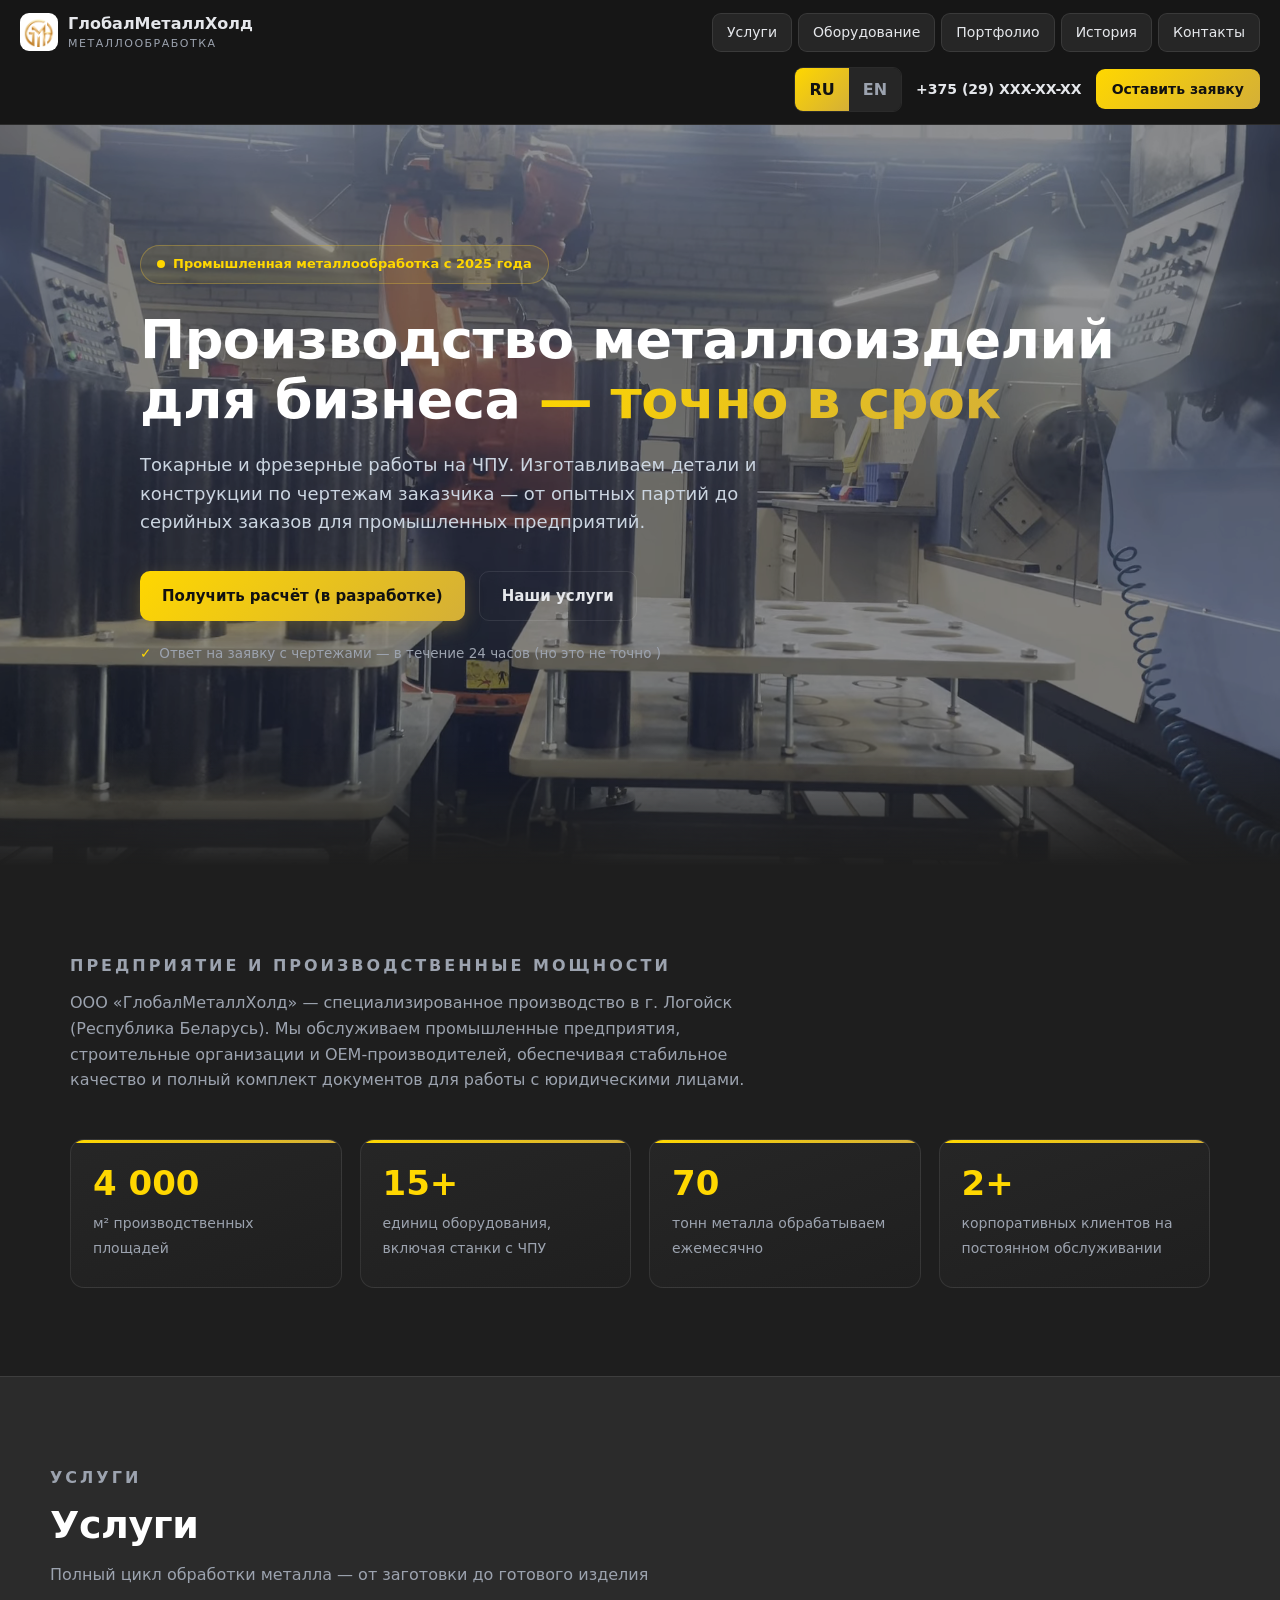
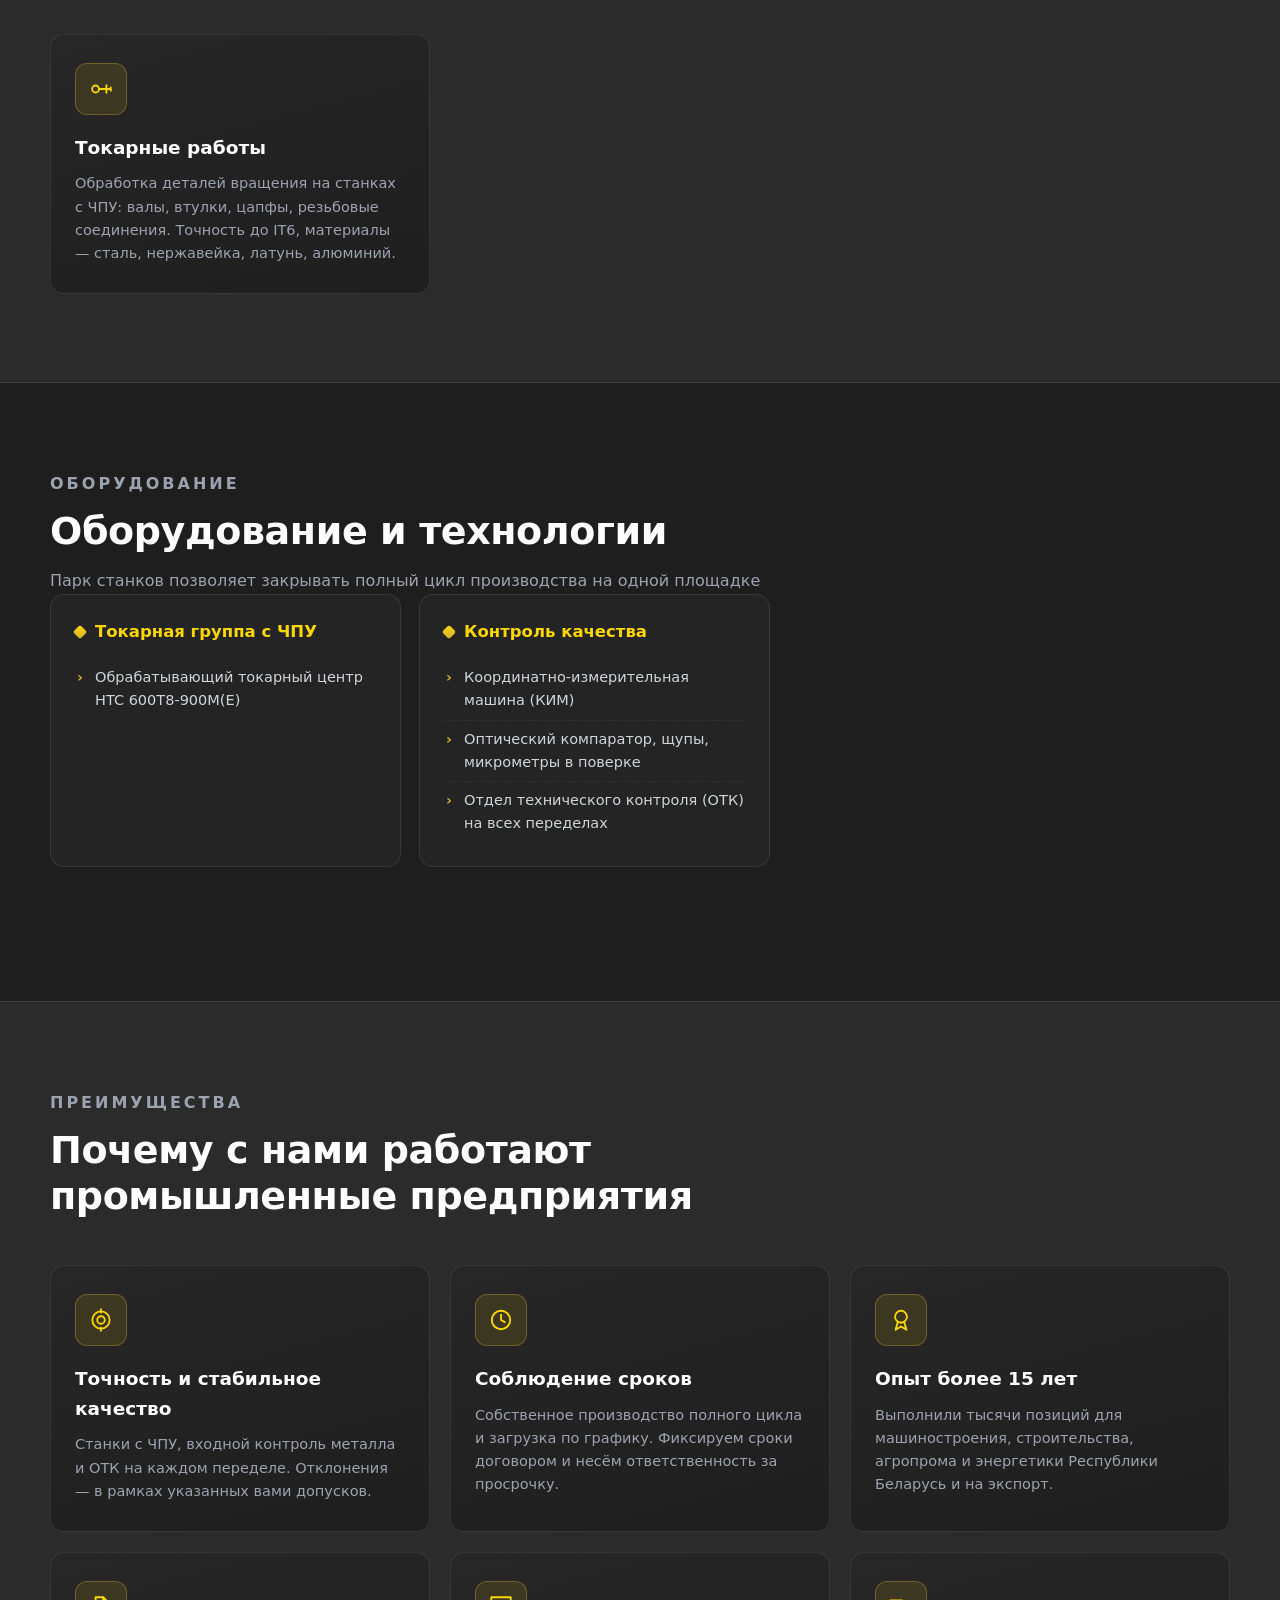
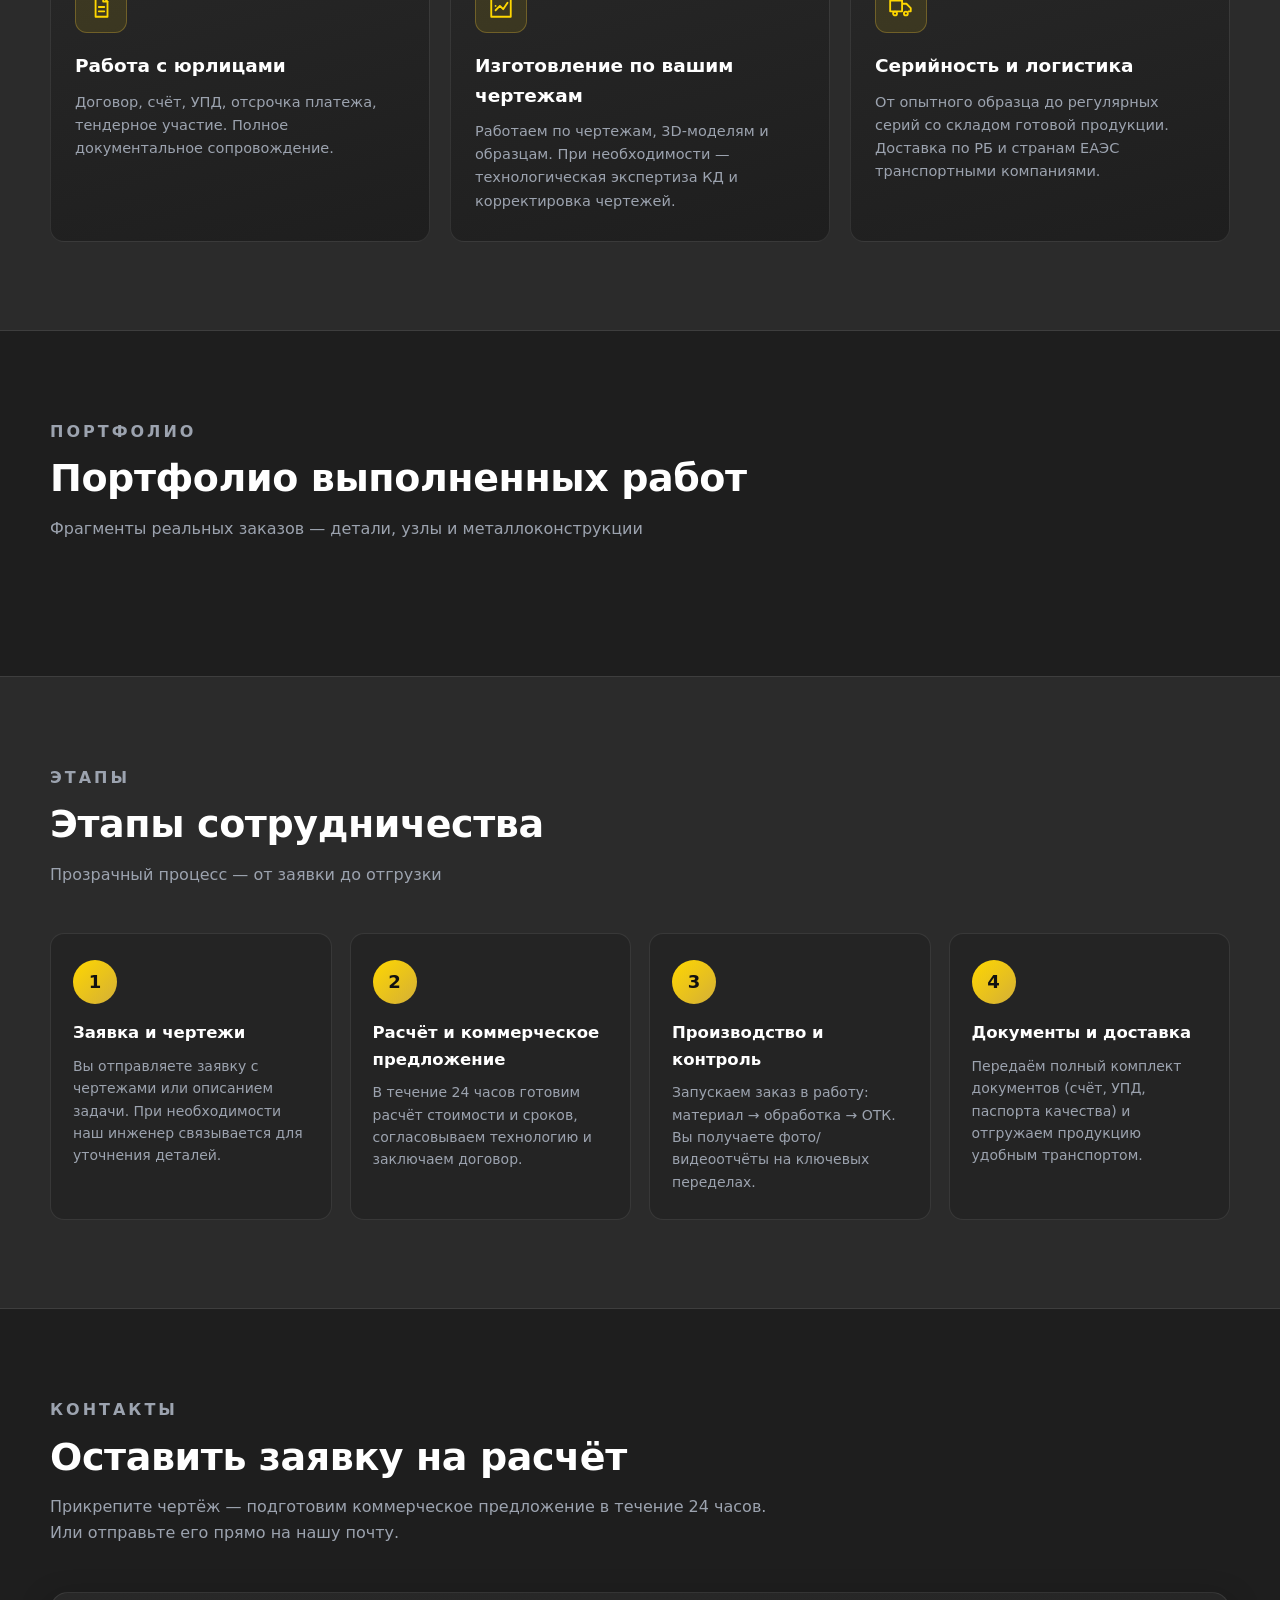
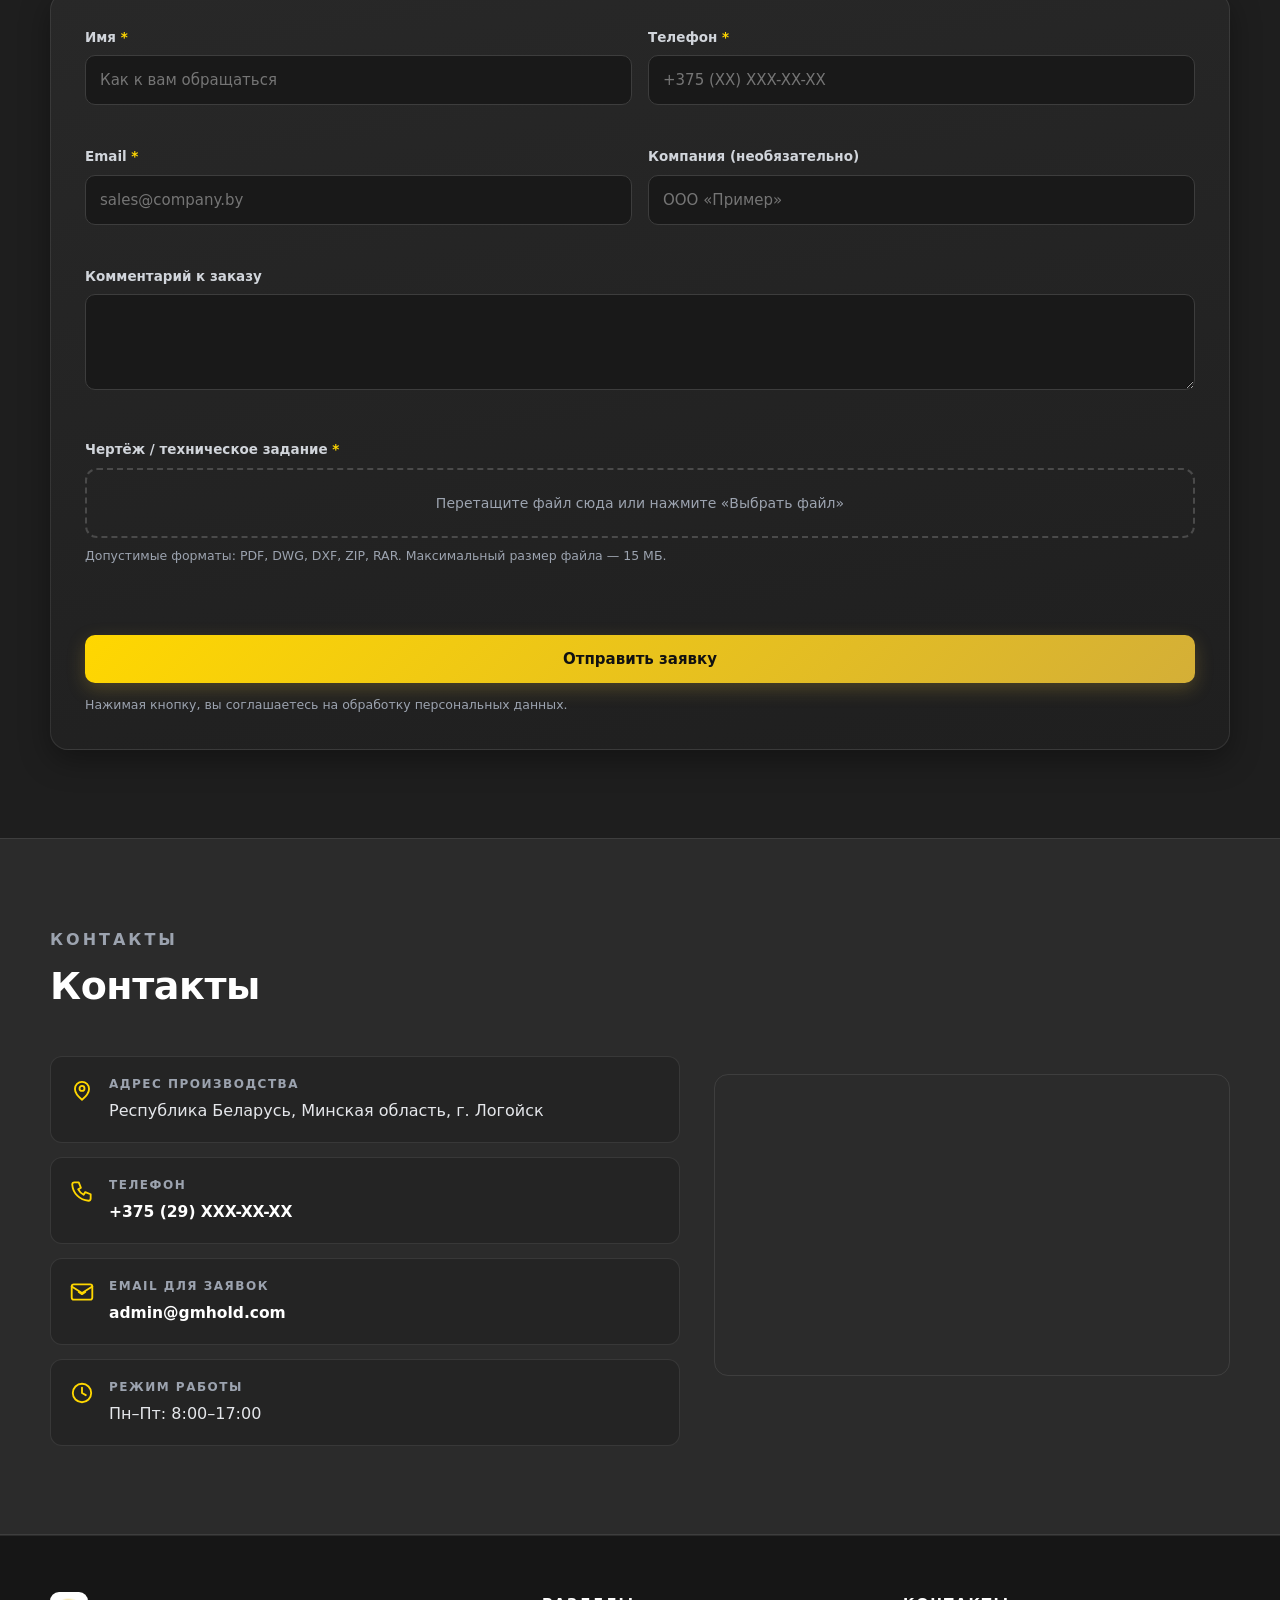
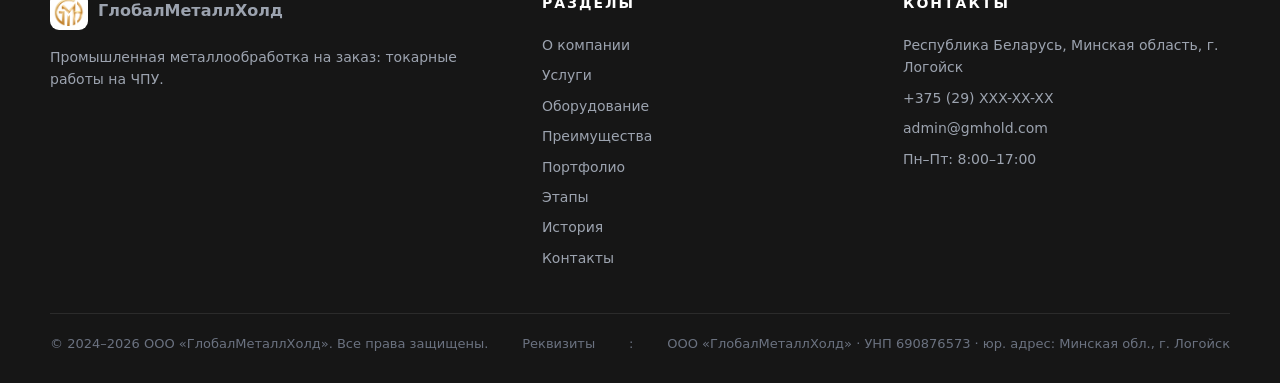
<file: index.html>
<!DOCTYPE html>
<html lang="ru">
<head>
  <meta charset="UTF-8">
  <meta name="viewport" content="width=device-width, initial-scale=1.0">
  <title>ГлобалМеталлХолд — металлообработка на заказ в Логойске | Токарные, фрезерные работы</title>
  <meta name="description" content="ООО «ГлобалМеталлХолд» — промышленная металлообработка для бизнеса: токарные и фрезерные работы. Работаем с юрлицами по всей РБ и на экспорт. г. Логойск.">
  <meta name="keywords" content="металлообработка, токарные работы ЧПУ, Логойск, Беларусь, B2B">
  <link rel="canonical" href="https://gmhold.com/"> <!-- TODO: реальный домен -->
  <link rel="alternate" hreflang="ru" href="https://gmhold.com/">
  <link rel="alternate" hreflang="en" href="https://gmhold.com/">
  <link rel="alternate" hreflang="x-default" href="https://gmhold.com/">
  <meta property="og:type" content="website">
  <meta property="og:site_name" content="ГлобалМеталлХолд">
  <meta property="og:title" content="ГлобалМеталлХолд — промышленная металлообработка на заказ">
  <meta property="og:description" content="Токарные и фрезерные работы на ЧПУ. Производство в Логойске, работа по всей РБ и на экспорт.">
  <meta property="og:url" content="https://gmhold.com/">
  <!-- TODO: реальная фотография производства вместо плейсхолдера -->
  <meta property="og:image" content="https://gmhold.com/og-cover.jpg">
  <meta name="twitter:card" content="summary_large_image">
  <meta name="theme-color" content="#1e1e1e">
  <link rel="icon" type="image/svg+xml" href="favicon.svg">
  <link rel="stylesheet" href="style.css">
  <script type="application/ld+json">
  {
    "@context": "https://schema.org",
    "@type": "Organization",
    "name": "ООО «ГлобалМеталлХолд»",
    "alternateName": "GlobalMetalHold LLC",
    "description": "Промышленная металлообработка на заказ: токарные и фрезерные работы на ЧПУ.",
    "url": "https://gmhold.com/",
    "email": "sales@gmhold.com",
    "telephone": "+375-29-000-00-00",
    "foundingDate": "2024",
    "address": {
      "@type": "PostalAddress",
      "addressLocality": "Логойск",
      "addressRegion": "Минская область",
      "addressCountry": "BY"
    },
    "geo": { "@type": "GeoCoordinates", "latitude": 54.2419, "longitude": 27.8466 },
    "knowsAbout": ["токарные работы с ЧПУ", "фрезерные работы"]
  }
  </script>
</head>
<body>
  <a class="skip-link" href="#main" id="skip-link">Перейти к основному содержимому</a>

  <header class="site-header">
    <div class="container header-inner">
      <a class="logo" href="#" aria-label="ГлобалМеталлХолд — на главную">
        <span class="logo-icon" id="logo-icon"><img class="logo-img" src="logo.png" alt="Логотип ГлобалМеталлХолд"></span>
        <span class="logo-text">ГлобалМеталлХолд<small data-i18n="nav.tagline">металлообработка</small></span>
      </a>
      <nav class="main-nav" id="nav" aria-label="Основная навигация">
        <a href="#about" data-nav="about" data-i18n="nav.about">О компании</a>
        <a href="#services" data-nav="services" data-i18n="nav.services">Услуги</a>
        <a href="#equipment" data-nav="equipment" data-i18n="nav.equipment">Оборудование</a>
        <a href="#advantages" data-nav="advantages" data-i18n="nav.advantages">Преимущества</a>
        <a href="#portfolio" data-nav="portfolio" data-i18n="nav.portfolio">Портфолио</a>
        <a href="#process" data-nav="process" data-i18n="nav.process">Этапы</a>
        <a href="history.html" data-nav="history" data-i18n="nav.history">История</a>
        <a href="#contacts" data-nav="contact" data-i18n="nav.contact">Контакты</a>
      </nav>
      <div class="header-actions">
        <div class="lang-switch" role="group" aria-label="Switch language / Переключить язык">
          <button type="button" data-lang="ru" aria-pressed="true">RU</button>
          <button type="button" data-lang="en" aria-pressed="false">EN</button>
        </div>
        <a class="header-phone" href="tel:+375290000000" data-nav="phone" data-i18n="nav.phone">+375 (29) 000-00-00</a>
        <a class="btn btn-gold" href="#lead-form" data-nav="cta" data-i18n="nav.cta">Оставить заявку</a>
      </div>
      <button class="burger" id="burger" type="button" aria-expanded="false" aria-controls="nav" aria-label="Меню">
        <span></span><span></span><span></span>
      </button>
    </div>
  </header>

  <main id="main">
    <section class="hero" id="hero" aria-label="Главный экран"></section>
    <section class="section" id="about" aria-labelledby="about"></section>
    <section class="section section-alt" id="services" aria-label="Услуги"></section>
    <section class="section" id="equipment" aria-label="Оборудование"></section>
    <section class="section section-alt" id="advantages" aria-label="Преимущества"></section>
    <section class="section" id="portfolio" aria-label="Портфолио"></section>
    <section class="section section-alt" id="process" aria-label="Этапы сотрудничества"></section>
    <section class="section" id="lead-form" aria-label="Форма заявки"></section>
    <section class="section section-alt" id="contacts" aria-label="Контакты"></section>
  </main>

  <footer class="site-footer">
    <div class="container">
      <div class="footer-grid">
        <div>
          <a class="logo" href="#" style="margin-bottom:16px">
            <span class="logo-icon" id="logo-icon-f"><img class="logo-img" src="logo.png" alt="Логотип ГлобалМеталлХолд"></span>
            <span class="logo-text">ГлобалМеталлХолд</span>
          </a>
          <p id="footer-about"></p>
        </div>
        <div>
          <h4 data-i18n="footer.sectionsTitle">Разделы</h4>
          <ul id="footer-nav"></ul>
        </div>
        <div>
          <h4 data-i18n="footer.contactsTitle">Контакты</h4>
          <ul id="footer-contacts">
            <li data-i18n="contacts.address">Республика Беларусь, Минская область, г. Логойск</li>
            <li><a href="tel:+375290000000" data-i18n="nav.phone">+375 (29) 000-00-00</a></li>
            <li><a href="mailto:sales@gmhold.com">sales@gmhold.com</a></li>
            <li data-i18n="contacts.hours">Пн–Пт: 8:00–16:45</li>
          </ul>
        </div>
      </div>
      <div class="footer-bottom">
        <span id="footer-rights"></span>
        <span data-i18n="footer.requisitesTitle">Реквизиты</span>: <span id="footer-requisites"></span>
      </div>
    </div>
  </footer>

  <script src="i18n.js"></script>
  <script>
    /* Автозагрузка отредактированного контента из site-data.json (создаётся «Редактором сайта»).
       Работает при открытии сайта по http(s); при file:// используется встроенный контент. */
    (function () {
      function ready(fn) {
        if (document.readyState !== "loading") fn();
        else document.addEventListener("DOMContentLoaded", fn);
      }
      ready(function () {
        try { localStorage.removeItem("gmh-content-exported-v1"); } catch (e) {}
        function done() {
          try { window.__gmhDataLoaded = true; } catch (e) {}
          if (window.__gmhStart) window.__gmhStart();
        }
        var xhr = new XMLHttpRequest();
        xhr.open("GET", "site-data.json?_=" + Date.now(), true);
        xhr.onload = function () {
          if (xhr.status >= 200 && xhr.status < 300) {
            try {
              var d = JSON.parse(xhr.responseText);
              if (d && d.ru && d.en) localStorage.setItem("gmh-content-exported-v1", JSON.stringify(d));
            } catch (e) {}
          }
          done();
        };
        xhr.onerror = xhr.ontimeout = done;
        xhr.timeout = 4000;
        xhr.send();
      });
    })();
  </script>
  <script src="app.js"></script>
</body>
</html>
</file>
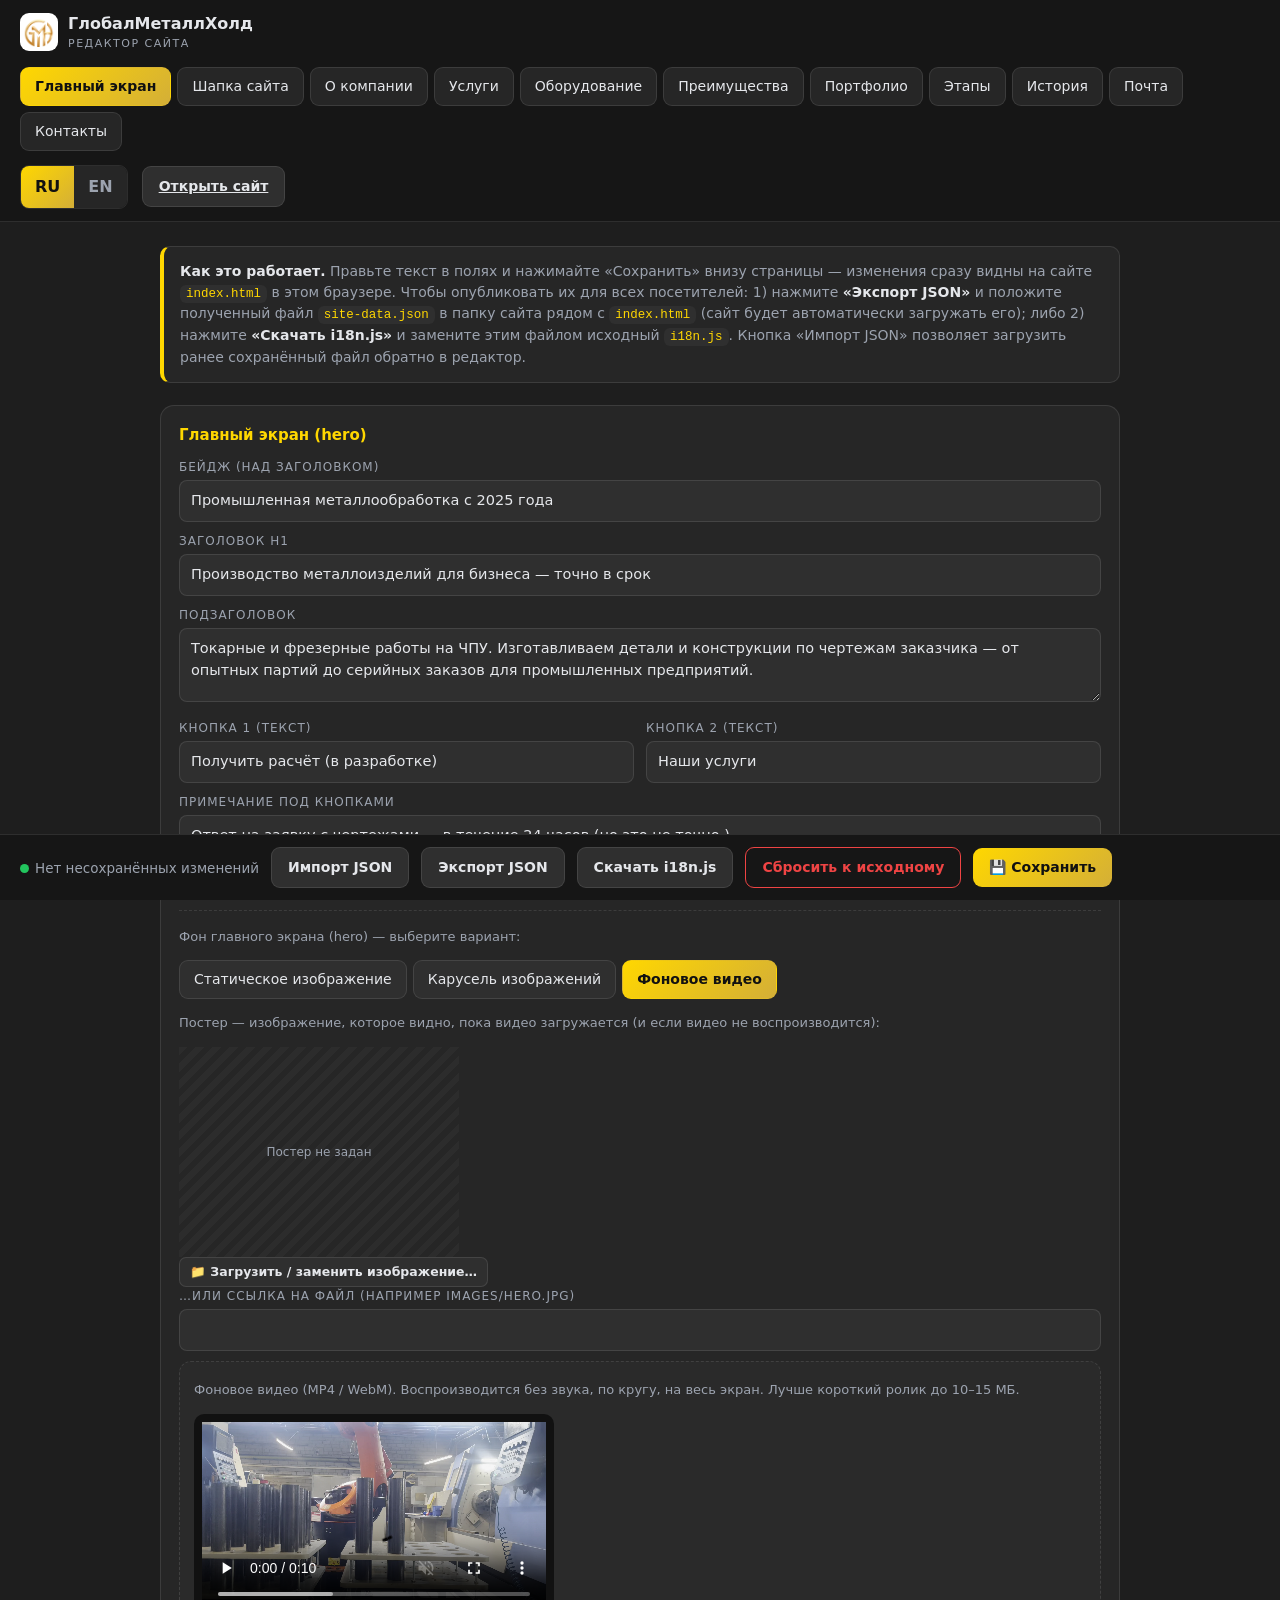
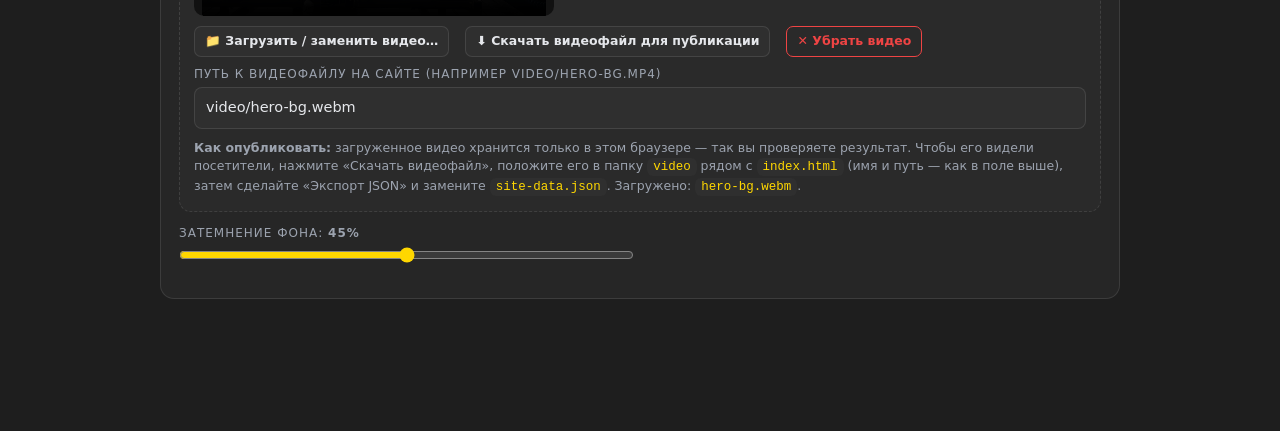
<file: editor.html>
<!DOCTYPE html>
<html lang="ru">
<head>
  <meta charset="UTF-8">
  <meta name="viewport" content="width=device-width, initial-scale=1.0">
  <title>Редактор сайта — ГлобалМеталлХолд</title>
  <meta name="robots" content="noindex, nofollow">
  <link rel="icon" type="image/svg+xml" href="favicon.svg">
  <style>
    :root {
      --bg: #1e1e1e; --bg2: #262626; --bg3: #2f2f2f; --line: rgba(255,255,255,.1);
      --gold: #ffd700; --gold-deep: #d4af37; --txt: #e5e7eb; --gray: #9ca3af;
      --red: #ef4444; --green: #22c55e;
    }
    * { box-sizing: border-box; margin: 0; padding: 0; }
    body { font-family: "Segoe UI", system-ui, -apple-system, Roboto, Arial, sans-serif; background: var(--bg); color: var(--txt); line-height: 1.5; }
    img, svg { display: block; max-width: 100%; }
    button, input, textarea, select { font: inherit; color: inherit; }

    .topbar { position: sticky; top: 0; z-index: 20; background: #161616; border-bottom: 1px solid var(--line); padding: 12px 20px; display: flex; align-items: center; gap: 14px; flex-wrap: wrap; }
    .brand { display: flex; align-items: center; gap: 10px; font-weight: 800; margin-right: auto; }
    .brand img { width: 38px; height: 38px; object-fit: contain; background: #fff; border-radius: 9px; padding: 3px; }
    .brand small { display: block; font-size: 11px; font-weight: 500; color: var(--gray); letter-spacing: 1.5px; text-transform: uppercase; }
    .tabs { display: flex; gap: 6px; flex-wrap: wrap; }
    .tab { background: var(--bg2); border: 1px solid var(--line); color: var(--txt); padding: 8px 14px; border-radius: 9px; cursor: pointer; font-size: 14px; }
    .tab:hover { border-color: var(--gold-deep); }
    .tab.active { background: linear-gradient(135deg, var(--gold), var(--gold-deep)); color: #111; font-weight: 700; border-color: transparent; }
    .btn { border: 0; border-radius: 9px; padding: 9px 16px; font-size: 14px; font-weight: 700; cursor: pointer; }
    .btn-gold { background: linear-gradient(135deg, var(--gold), var(--gold-deep)); color: #111; }
    .btn-gold:hover { filter: brightness(1.08); }
    .btn-ghost { background: var(--bg3); border: 1px solid var(--line); color: var(--txt); }
    .btn-ghost:hover { border-color: var(--gold-deep); }
    .btn-red { background: transparent; border: 1px solid var(--red); color: var(--red); font-weight: 600; }
    .btn-red:hover { background: rgba(239,68,68,.12); }
    .btn-sm { padding: 5px 10px; font-size: 12.5px; border-radius: 7px; }
    .langsw { display: inline-flex; border: 1px solid var(--line); border-radius: 9px; overflow: hidden; }
    .langsw button { background: var(--bg2); border: 0; padding: 9px 14px; cursor: pointer; color: var(--gray); font-weight: 700; }
    .langsw button.on { background: linear-gradient(135deg, var(--gold), var(--gold-deep)); color: #111; }

    main { max-width: 1000px; margin: 0 auto; padding: 24px 20px 120px; }
    .hintbox { background: var(--bg2); border: 1px solid var(--line); border-left: 4px solid var(--gold); border-radius: 10px; padding: 14px 16px; font-size: 14px; color: var(--gray); margin-bottom: 22px; }
    .hintbox b { color: var(--txt); }

    .panel { display: none; }
    .panel.active { display: block; }
    .card { background: var(--bg2); border: 1px solid var(--line); border-radius: 14px; padding: 18px; margin-bottom: 16px; }
    .card h3 { font-size: 15px; margin-bottom: 12px; color: var(--gold); }
    .row { display: grid; grid-template-columns: 1fr 1fr; gap: 12px; }
    @media (max-width: 700px) { .row { grid-template-columns: 1fr; } .topbar { gap: 8px; } }
    label.f { display: block; margin-bottom: 10px; }
    label.f span { display: block; font-size: 12px; text-transform: uppercase; letter-spacing: 1px; color: var(--gray); margin-bottom: 4px; }
    input[type=text], textarea, select {
      width: 100%; background: var(--bg3); border: 1px solid var(--line); border-radius: 8px;
      padding: 9px 11px; color: var(--txt); font-size: 14.5px;
    }
    input:focus, textarea:focus { outline: 2px solid var(--gold); outline-offset: 1px; border-color: transparent; }
    input[type=range] { width: 100%; accent-color: var(--gold); }
    .hero-bg-box { margin-top: 14px; padding-top: 12px; border-top: 1px dashed var(--line); }
    .hero-bg-box .btn-sm { margin-right: 8px; }
    textarea { min-height: 74px; resize: vertical; }
    .item { border: 1px dashed var(--line); border-radius: 12px; padding: 14px; margin-bottom: 12px; background: rgba(255,255,255,.02); }
    .item-head { display: flex; align-items: center; justify-content: space-between; gap: 10px; margin-bottom: 10px; }
    .item-head b { font-size: 13px; color: var(--gray); }
    .item-actions { display: flex; gap: 6px; flex-wrap: wrap; }
    .addbar { display: flex; gap: 10px; flex-wrap: wrap; margin-top: 4px; }
    .sub { font-size: 13px; color: var(--gray); margin: 4px 0 14px; }

    .shots { display: grid; grid-template-columns: repeat(auto-fill, minmax(220px, 1fr)); gap: 14px; }
    .shot-card { background: var(--bg3); border: 1px solid var(--line); border-radius: 12px; overflow: hidden; display: flex; flex-direction: column; }
    .shot-thumb { aspect-ratio: 4/3; background: repeating-linear-gradient(135deg, #2c2c2c 0 6px, #262626 6px 12px); display: grid; place-items: center; color: var(--gray); font-size: 12px; text-align: center; padding: 8px; }
    .shot-thumb img { width: 100%; height: 100%; object-fit: cover; }
    .shot-body { padding: 10px; display: flex; flex-direction: column; gap: 8px; }

    .statusbar { position: fixed; left: 0; right: 0; bottom: 0; z-index: 30; background: #161616; border-top: 1px solid var(--line); padding: 12px 20px; display: flex; align-items: center; gap: 12px; flex-wrap: wrap; }
    .dot { width: 9px; height: 9px; border-radius: 50%; background: var(--green); display: inline-block; margin-right: 6px; }
    .dot.dirty { background: var(--gold); }
    #status-text { font-size: 13.5px; color: var(--gray); margin-right: auto; }

    .toast { position: fixed; top: 76px; right: 18px; z-index: 50; background: linear-gradient(135deg, var(--gold), var(--gold-deep)); color: #111; font-weight: 700; padding: 12px 18px; border-radius: 10px; box-shadow: 0 10px 30px rgba(0,0,0,.4); opacity: 0; transform: translateY(-8px); transition: .25s; pointer-events: none; max-width: 340px; font-size: 14px; }
    .toast.show { opacity: 1; transform: none; }
    .toast.err { background: var(--red); color: #fff; }
    .dropzone { border: 2px dashed var(--line); border-radius: 12px; padding: 22px; text-align: center; color: var(--gray); cursor: pointer; font-size: 14px; background: rgba(255,255,255,.02); }
    .dropzone:hover, .dropzone.drag { border-color: var(--gold); color: var(--txt); }
    .note { font-size: 12.5px; color: var(--gray); margin-top: 8px; }
    code { background: var(--bg3); padding: 2px 6px; border-radius: 6px; font-size: 12.5px; color: var(--gold); }

    /* Выбор иконки */
    .icon-picker { margin-top: 4px; }
    .ip-label { display: block; font-size: 12px; text-transform: uppercase; letter-spacing: 1px; color: var(--gray); margin-bottom: 6px; }
    .ip-grid { display: grid; grid-template-columns: repeat(auto-fill, minmax(92px, 1fr)); gap: 8px; }
    .ip-btn { background: var(--bg3); border: 1px solid var(--line); border-radius: 10px; padding: 8px 6px 7px; cursor: pointer; display: flex; flex-direction: column; align-items: center; gap: 5px; color: var(--txt); transition: .15s; }
    .ip-btn:hover { border-color: var(--gold-deep); }
    .ip-btn.on { border-color: var(--gold); background: rgba(255,215,0,.1); box-shadow: 0 0 0 1px var(--gold) inset; }
    .ip-ico { width: 24px; height: 24px; display: grid; place-items: center; color: var(--gold); }
    .ip-ico svg { width: 22px; height: 22px; }
    .ip-btn small { font-size: 10.5px; color: var(--gray); text-align: center; line-height: 1.25; }
    .ip-btn.on small { color: var(--txt); }
    .mode-sw { display: flex; gap: 6px; flex-wrap: wrap; margin: 4px 0 14px; }
    .mode-sw button { background: var(--bg3); border: 1px solid var(--line); color: var(--txt); padding: 8px 14px; border-radius: 9px; cursor: pointer; font-size: 14px; }
    .mode-sw button:hover { border-color: var(--gold-deep); }
    .mode-sw button.on { background: linear-gradient(135deg, var(--gold), var(--gold-deep)); color: #111; font-weight: 700; border-color: transparent; }
    .video-prev { max-width: 360px; aspect-ratio: 16/9; background: #111; border-radius: 10px; overflow: hidden; display: grid; place-items: center; color: var(--gray); font-size: 12px; text-align: center; padding: 8px; margin-bottom: 10px; }
    .video-prev video { width: 100%; height: 100%; object-fit: cover; }
    .btn-row { display: flex; gap: 8px; flex-wrap: wrap; margin: 8px 0; }
  </style>
</head>
<body>
  <header class="topbar">
    <div class="brand">
      <img src="logo.png" alt="ГлобалМеталлХолд">
      <div>ГлобалМеталлХолд<small>редактор сайта</small></div>
    </div>
    <nav class="tabs" id="tabs">
      <button class="tab active" data-panel="hero">Главный экран</button>
      <button class="tab" data-panel="header">Шапка сайта</button>
      <button class="tab" data-panel="about">О компании</button>
      <button class="tab" data-panel="services">Услуги</button>
      <button class="tab" data-panel="equipment">Оборудование</button>
      <button class="tab" data-panel="advantages">Преимущества</button>
      <button class="tab" data-panel="portfolio">Портфолио</button>
      <button class="tab" data-panel="process">Этапы</button>
      <button class="tab" data-panel="history">История</button>
      <button class="tab" data-panel="mail">Почта</button>
      <button class="tab" data-panel="contacts">Контакты</button>
    </nav>
    <div class="langsw" id="langsw">
      <button data-lang="ru" class="on">RU</button>
      <button data-lang="en">EN</button>
    </div>
    <a class="btn btn-ghost" href="index.html">Открыть сайт</a>
  </header>

  <main>
    <div class="hintbox">
      <b>Как это работает.</b> Правьте текст в полях и нажимайте «Сохранить» внизу страницы — изменения сразу видны на сайте
      <code>index.html</code> в этом браузере. Чтобы опубликовать их для всех посетителей:
      1) нажмите <b>«Экспорт JSON»</b> и положите полученный файл <code>site-data.json</code> в папку сайта рядом с <code>index.html</code>
      (сайт будет автоматически загружать его); либо 2) нажмите <b>«Скачать i18n.js»</b> и замените этим файлом исходный <code>i18n.js</code>.
      Кнопка «Импорт JSON» позволяет загрузить ранее сохранённый файл обратно в редактор.
    </div>

    <section class="panel active" id="p-hero"></section>
    <section class="panel" id="p-header"></section>
    <section class="panel" id="p-about"></section>
    <section class="panel" id="p-services"></section>
    <section class="panel" id="p-equipment"></section>
    <section class="panel" id="p-advantages"></section>
    <section class="panel" id="p-portfolio"></section>
    <section class="panel" id="p-process"></section>
    <section class="panel" id="p-history"></section>
    <section class="panel" id="p-mail"></section>
    <section class="panel" id="p-contacts"></section>
  </main>

  <div class="statusbar">
    <span><span class="dot" id="dot"></span><span id="status-text">Нет несохранённых изменений</span></span>
    <button class="btn btn-ghost" id="btn-import">Импорт JSON</button>
    <input type="file" id="import-file" accept=".json,application/json" style="display:none">
    <button class="btn btn-ghost" id="btn-export">Экспорт JSON</button>
    <button class="btn btn-ghost" id="btn-i18n" title="Скачать обновлённый файл i18n.js для замены в коде сайта">Скачать i18n.js</button>
    <button class="btn btn-red" id="btn-reset">Сбросить к исходному</button>
    <button class="btn btn-gold" id="btn-save">💾 Сохранить</button>
  </div>

  <div class="toast" id="toast"></div>

  <script src="i18n.js"></script>
  <script src="app.js"></script>
  <script>
  (function () {
    "use strict";

    var OVERRIDE_KEY = "gmh-content-override-v1";   // несохранённые/сохранённые правки (localStorage)
    var EXPORTED_KEY = "gmh-content-exported-v1";   // контент, загруженный из site-data.json
    var ICON_KEYS = ["lathe","mill","laser","weld","structure","paint","target","clock","medal","docs","draft","truck","pin","phone","mail","hours"];
    var CONTACT_ICON_KEYS = ["pin","map","factory","building","globe","truck","phone","mobile","whatsapp","mail","envelope","chat","hours","clock","calendar","target","docs","star"];
    var ICON_LABELS = {
      lathe: "Станок токарный", mill: "Фрезер", laser: "Лазер", weld: "Сварка", structure: "Конструкция", paint: "Покраска",
      target: "Цель / точность", clock: "Часы", medal: "Медаль", docs: "Документы", draft: "Чертеж", truck: "Грузовик",
      pin: "Метка на карте", map: "Карта", factory: "Завод", building: "Здание", globe: "Глобус", phone: "Телефон (классич.)",
      mobile: "Мобильный", whatsapp: "WhatsApp / мессенджер", mail: "Конверт (email)", envelope: "Письмо", chat: "Чат / диалог",
      hours: "Режим работы", calendar: "Календарь", star: "Звезда"
    };

    /* ---------- Данные ---------- */
    function deepCopy(o) { return JSON.parse(JSON.stringify(o)); }
    function readJSON(key) {
      try { var s = localStorage.getItem(key); return s ? JSON.parse(s) : null; } catch (e) { return null; }
    }
    function getBase() {
      var exp = readJSON(EXPORTED_KEY);
      if (exp && exp.ru && exp.en) return exp;
      return { ru: window.I18N.ru, en: window.I18N.en };
    }
    var ov = readJSON(OVERRIDE_KEY);
    if (!ov || !ov.ru || !ov.en) { ov = { ru: deepCopy(window.I18N.ru), en: deepCopy(window.I18N.en) }; }
    var dirty = false, curLang = "ru";
    /* Совместимость со старыми данными: добавляем раздел «История» и пункт меню, если их ещё нет */
    function ensureDefaults() {
      ["ru", "en"].forEach(function (l) {
        var t = ov[l], ru = l === "ru";
        if (!t.nav.history) t.nav.history = ru ? "История" : "History";
        if (!t.nav.tagline) t.nav.tagline = ru ? "металлообработка" : "metalworking";
        if (!t.mail || typeof t.mail !== "object") t.mail = {};
        if (typeof t.mail.enabled !== "boolean") t.mail.enabled = true;
        if (!t.mail.endpoint) t.mail.endpoint = "send.php";
        if (!(t.mail.maxFileMb > 0)) t.mail.maxFileMb = 20;
        if (!t.header) t.header = {};
        if (!Array.isArray(t.header.hidden)) t.header.hidden = [];
        if (!Array.isArray(t.header.order)) t.header.order = [];
        if (!t.history) t.history = { heading: ru ? "История компании" : "Company history", subheading: "", emptyText: ru ? "Записи появятся здесь в ближайшее время." : "Entries will appear here soon.", items: [] };
        if (!Array.isArray(t.history.items)) t.history.items = [];
        t.history.items.forEach(function (it) { if (!it.id) it.id = uid(); if (!Array.isArray(it.photos)) it.photos = []; });
      });
    }

    /* ---------- Утилиты DOM ---------- */
    function esc(s) {
      return String(s == null ? "" : s).replace(/[&<>"]/g, function (c) {
        return { "&": "&amp;", "<": "&lt;", ">": "&gt;", '"': "&quot;" }[c];
      });
    }
    function el(html) { var t = document.createElement("template"); t.innerHTML = html.trim(); return t.content.firstElementChild; }
    function field(label, value, keyFn, multiline) {
      var w = el('<label class="f"><span>' + esc(label) + "</span>" + (multiline ? "<textarea></textarea>" : '<input type="text">') + "</label>");
      var inp = w.querySelector("textarea, input");
      inp.value = value == null ? "" : value;
      inp.addEventListener("input", function () { keyFn(inp.value); markDirty(); });
      return w;
    }
    function selField(label, value, options, keyFn) {
      var w = el('<label class="f"><span>' + esc(label) + '</span><select></select></label>');
      var s = w.querySelector("select");
      options.forEach(function (o) {
        var op = document.createElement("option"); op.value = o[0]; op.textContent = o[1]; s.appendChild(op);
      });
      s.value = value;
      s.addEventListener("change", function () { keyFn(s.value); markDirty(); });
      return w;
    }
    /* Изображение иконки для наглядного списка выбора */
    function iconThumbSvg(key) {
      var raw = (window.GMH_ICONS && window.GMH_ICONS[key]) || "";
      if (!raw) return "";
      return raw.replace(/^<svg /, '<svg width="20" height="20" ').replace(/width="\d+" height="\d+"/, 'width="20" height="20"');
    }
    function iconPicker(value, options, keyFn) {
      var w = el('<div class="icon-picker"><span class="ip-label">Иконка</span><div class="ip-grid"></div></div>');
      var g = w.querySelector(".ip-grid");
      options.forEach(function (k) {
        var b = el('<button type="button" class="ip-btn' + (k === value ? " on" : "") + '" title="' + esc(k) + '">' +
          '<span class="ip-ico">' + (iconThumbSvg(k) || esc(k)) + "</span><small>" + esc(ICON_LABELS[k] || k) + "</small></button>");
        b.addEventListener("click", function () {
          value = k; keyFn(k); markDirty();
          g.querySelectorAll(".ip-btn").forEach(function (x) { x.classList.toggle("on", x === b); });
        });
        g.appendChild(b);
      });
      return w;
    }
    function move(arr, i, d) { var j = i + d; if (j < 0 || j >= arr.length) return; var t = arr[i]; arr[i] = arr[j]; arr[j] = t; }
    function itemCard(titleText, buildBody, onRemove, onUp, onDown, noActions) {
      var c = el('<div class="item"><div class="item-head"><b></b><div class="item-actions"></div></div><div class="item-body"></div></div>');
      c.querySelector("b").textContent = titleText;
      var acts = c.querySelector(".item-actions");
      if (noActions) { c.querySelector(".item-head").style.display = "none"; }
      else {
        [["↑", onUp], ["↓", onDown], ["Удалить", onRemove]].forEach(function (a) {
          if (!a[1]) return;
          var b = el('<button type="button" class="btn btn-sm ' + (a[1] === onRemove ? "btn-red" : "btn-ghost") + '">' + a[0] + "</button>");
          b.addEventListener("click", function () { a[1](); markDirty(); renderAll(); });
          acts.appendChild(b);
        });
      }
      buildBody(c.querySelector(".item-body"));
      return c;
    }
    function toast(msg, isErr) {
      var t = document.getElementById("toast");
      t.textContent = msg; t.classList.toggle("err", !!isErr); t.classList.add("show");
      clearTimeout(t._tm); t._tm = setTimeout(function () { t.classList.remove("show"); }, 3200);
    }
    function markDirty() {
      dirty = true;
      document.getElementById("dot").classList.add("dirty");
      document.getElementById("status-text").textContent = "Есть несохранённые изменения — нажмите «Сохранить»";
    }
    function clearDirty() {
      dirty = false;
      document.getElementById("dot").classList.remove("dirty");
      document.getElementById("status-text").textContent = "Изменения сохранены. Обновите index.html, чтобы увидеть результат.";
    }

    /* ---------- Сжатие изображений (для портфолио) ---------- */
    function compressImage(file, cb) {
      var fr = new FileReader();
      fr.onload = function () {
        var img = new Image();
        img.onload = function () {
          var MAX = 1200, w = img.width, h = img.height;
          if (w > MAX) { h = Math.round(h * MAX / w); w = MAX; }
          var cv = document.createElement("canvas"); cv.width = w; cv.height = h;
          cv.getContext("2d").drawImage(img, 0, 0, w, h);
          cb(cv.toDataURL("image/jpeg", 0.82));
        };
        img.onerror = function () { toast("Не удалось прочитать изображение", true); };
        img.src = fr.result;
      };
      fr.readAsDataURL(file);
    }

    /* ---------- Панели ---------- */
    function panel(id) { var p = document.getElementById("p-" + id); p.innerHTML = ""; return p; }
    function card(title) { var c = el('<div class="card"><h3></h3></div>'); c.querySelector("h3").textContent = title; return c; }
    function addBtn(text, fn) { var b = el('<button type="button" class="btn btn-ghost">＋ ' + esc(text) + "</button>"); b.addEventListener("click", function(){ fn(); markDirty(); renderAll(); }); return b; }

    function renderHero() {
      var t = ov[curLang], p = panel("hero"), c = card("Главный экран (hero)");
      c.appendChild(field("Бейдж (над заголовком)", t.hero.badge, function (v){ t.hero.badge = v; }));
      c.appendChild(field("Заголовок H1", t.hero.title, function (v){ t.hero.title = v; }));
      c.appendChild(field("Подзаголовок", t.hero.subtitle, function (v){ t.hero.subtitle = v; }, true));
      c.appendChild(el('<div class="row"></div>')).appendChild(field("Кнопка 1 (текст)", t.hero.ctaPrimary, function (v){ t.hero.ctaPrimary = v; }));
      c.lastChild.appendChild(field("Кнопка 2 (текст)", t.hero.ctaSecondary, function (v){ t.hero.ctaSecondary = v; }));
      c.appendChild(field("Примечание под кнопками", t.hero.note, function (v){ t.hero.note = v; }, true));

      /* --- Фон hero: три режима (изображение / карусель / видео) --- */
      if (typeof t.hero.bgDim !== "number" || !isFinite(t.hero.bgDim)) t.hero.bgDim = 0.35;
      if (typeof t.hero.bgCarousel !== "boolean") t.hero.bgCarousel = false;
      if (!Array.isArray(t.hero.bgImages)) t.hero.bgImages = [];
      if (typeof t.hero.bgInterval !== "number" || !isFinite(t.hero.bgInterval)) t.hero.bgInterval = 5;
      var mode = t.hero.bgMode || (t.hero.bgCarousel ? "carousel" : "image");
      var bgBox = el('<div class="hero-bg-box"></div>');
      bgBox.appendChild(el('<p class="sub">Фон главного экрана (hero) — выберите вариант:</p>'));
      var sw = el('<div class="mode-sw"></div>');
      [["image", "Статическое изображение"], ["carousel", "Карусель изображений"], ["video", "Фоновое видео"]].forEach(function (m) {
        var b = el('<button type="button" class="' + (mode === m[0] ? "on" : "") + '">' + m[1] + "</button>");
        b.addEventListener("click", function () {
          /* режим общий для RU и EN, чтобы на обоих языках фон был одинаковым по типу */
          ["ru", "en"].forEach(function (l) { ov[l].hero.bgMode = m[0]; ov[l].hero.bgCarousel = (m[0] === "carousel"); });
          markDirty(); renderAll();
        });
        sw.appendChild(b);
      });
      bgBox.appendChild(sw);

      if (mode === "image" || mode === "video") {
        bgBox.appendChild(el('<p class="sub">' + (mode === "video"
          ? "Постер — изображение, которое видно, пока видео загружается (и если видео не воспроизводится):"
          : "Фоновое изображение:") + "</p>"));
        var th = el('<div class="shot-thumb" style="max-width:280px"></div>');
        if (t.hero.bgImage) { th.appendChild(el('<img alt="" src="' + esc(t.hero.bgImage) + '">')); }
        else { th.textContent = mode === "video" ? "Постер не задан" : "Фон не задан (используется градиент по умолчанию)"; }
        bgBox.appendChild(th);
        var pick = el('<button type="button" class="btn btn-sm btn-ghost">📁 Загрузить / заменить изображение…</button>');
        var fin = el('<input type="file" accept="image/*" style="display:none">');
        pick.addEventListener("click", function () { fin.click(); });
        fin.addEventListener("change", function () {
          var f = fin.files[0]; if (!f) return;
          compressImage(f, function (dataUrl) { t.hero.bgImage = dataUrl; markDirty(); renderAll(); });
        });
        bgBox.appendChild(pick); bgBox.appendChild(fin);
        if (t.hero.bgImage) {
          var rm = el('<button type="button" class="btn btn-sm btn-ghost">✕ Убрать</button>');
          rm.addEventListener("click", function () { t.hero.bgImage = ""; markDirty(); renderAll(); });
          bgBox.appendChild(rm);
        }
        bgBox.appendChild(field("…или ссылка на файл (например images/hero.jpg)", t.hero.bgImage && t.hero.bgImage.indexOf("data:") === 0 ? "" : t.hero.bgImage, function (v){ t.hero.bgImage = v.trim(); }));
      }

      if (mode === "video") {
        var vBox = el('<div class="item"></div>');
        vBox.appendChild(el('<p class="sub">Фоновое видео (MP4 / WebM). Воспроизводится без звука, по кругу, на весь экран. Лучше короткий ролик до 10–15 МБ.</p>'));
        var prev = el('<div class="video-prev">Видео не загружено</div>');
        vBox.appendChild(prev);
        function showPrev(src) {
          prev.textContent = "";
          var v = document.createElement("video");
          v.muted = true; v.loop = true; v.playsInline = true; v.controls = true; v.src = src;
          prev.appendChild(v);
        }
        if (t.hero.bgVideoLocal && window.GMH_VIDEO) {
          window.GMH_VIDEO.get(function (blob) {
            if (blob) showPrev(URL.createObjectURL(blob));
            else if (t.hero.bgVideo) showPrev(t.hero.bgVideo);
          });
        } else if (t.hero.bgVideo) { showPrev(t.hero.bgVideo); }

        var row = el('<div class="btn-row"></div>');
        var vPick = el('<button type="button" class="btn btn-sm btn-ghost">📁 Загрузить / заменить видео…</button>');
        var vFin = el('<input type="file" accept="video/mp4,video/webm,video/ogg,video/*" style="display:none">');
        vPick.addEventListener("click", function () { vFin.click(); });
        vFin.addEventListener("change", function () {
          var f = vFin.files[0]; if (!f) return;
          if (f.size > 60 * 1024 * 1024) { toast("Файл больше 60 МБ — сожмите видео (для фона достаточно 720p–1080p).", true); return; }
          var ext = (f.name.split(".").pop() || "mp4").toLowerCase().replace(/[^a-z0-9]/g, "") || "mp4";
          window.GMH_VIDEO.put(f, function (ok) {
            if (!ok) { toast("Не удалось сохранить видео в браузере. Укажите путь к файлу вручную.", true); return; }
            ["ru", "en"].forEach(function (l) {
              ov[l].hero.bgVideoLocal = true; ov[l].hero.bgVideoStamp = Date.now(); ov[l].hero.bgVideoName = f.name;
              ov[l].hero.bgVideo = "video/hero-bg." + ext;
            });
            markDirty(); renderAll();
            toast("Видео загружено. Для публикации скачайте файл видео и положите в папку video.");
          });
        });
        row.appendChild(vPick); row.appendChild(vFin);
        if (t.hero.bgVideoLocal) {
          var vDl = el('<button type="button" class="btn btn-sm btn-ghost">⬇ Скачать видеофайл для публикации</button>');
          vDl.addEventListener("click", function () {
            window.GMH_VIDEO.get(function (blob) {
              if (!blob) { toast("Видео не найдено в этом браузере — загрузите его заново.", true); return; }
              var a = document.createElement("a");
              a.href = URL.createObjectURL(blob);
              a.download = (t.hero.bgVideo || "video/hero-bg.mp4").split("/").pop();
              document.body.appendChild(a); a.click(); a.remove();
            });
          });
          row.appendChild(vDl);
        }
        if (t.hero.bgVideo || t.hero.bgVideoLocal) {
          var vRm = el('<button type="button" class="btn btn-sm btn-red">✕ Убрать видео</button>');
          vRm.addEventListener("click", function () {
            window.GMH_VIDEO.remove(function () {
              ["ru", "en"].forEach(function (l) { ov[l].hero.bgVideoLocal = false; ov[l].hero.bgVideoName = ""; ov[l].hero.bgVideo = ""; });
              markDirty(); renderAll();
            });
          });
          row.appendChild(vRm);
        }
        vBox.appendChild(row);
        vBox.appendChild(field("Путь к видеофайлу на сайте (например video/hero-bg.mp4)", t.hero.bgVideo || "", function (v) {
          ["ru", "en"].forEach(function (l) { ov[l].hero.bgVideo = v.trim(); });
        }));
        vBox.appendChild(el('<p class="note"><b>Как опубликовать:</b> загруженное видео хранится только в этом браузере — так вы проверяете результат. ' +
          'Чтобы его видели посетители, нажмите «Скачать видеофайл», положите его в папку <code>video</code> рядом с <code>index.html</code> ' +
          '(имя и путь — как в поле выше), затем сделайте «Экспорт JSON» и замените <code>site-data.json</code>.' +
          (t.hero.bgVideoName ? " Загружено: <code>" + esc(t.hero.bgVideoName) + "</code>." : "") + "</p>"));
        bgBox.appendChild(vBox);
      }

      if (mode === "carousel") {
        var carBox = el('<div class="item"></div>');
        carBox.appendChild(el('<p class="sub">Слайды карусели (листать будут все загруженные, минимум 2 для анимации):</p>'));
        var strip = el('<div class="shots" style="grid-template-columns:repeat(auto-fill,minmax(160px,1fr))"></div>');
        t.hero.bgImages.forEach(function (src, si) {
          var sc = el('<div class="shot-card"><div class="shot-thumb"></div><div class="shot-body"></div></div>');
          sc.querySelector(".shot-thumb").appendChild(el('<img alt="" src="' + esc(src) + '">'));
          var rmB = el('<button type="button" class="btn btn-sm btn-red">✕ Убрать слайд</button>');
          rmB.addEventListener("click", function () { t.hero.bgImages.splice(si, 1); markDirty(); renderAll(); });
          sc.querySelector(".shot-body").appendChild(rmB);
          strip.appendChild(sc);
        });
        carBox.appendChild(strip);
        var addPick = el('<button type="button" class="btn btn-sm btn-ghost">＋ Добавить изображение в карусель…</button>');
        var addFin = el('<input type="file" accept="image/*" multiple style="display:none">');
        addPick.addEventListener("click", function () { addFin.click(); });
        addFin.addEventListener("change", function () {
          var files = Array.prototype.slice.call(addFin.files || []);
          if (!files.length) return;
          var pending = files.length;
          files.forEach(function (f) {
            compressImage(f, function (dataUrl) {
              t.hero.bgImages.push(dataUrl);
              if (--pending === 0) { markDirty(); renderAll(); }
            });
          });
        });
        carBox.appendChild(addPick); carBox.appendChild(addFin);
        var linkRow = el('<div class="row"></div>');
        linkRow.appendChild(field("…или ссылка на изображение (images/slide1.jpg)", "", function (v) {
          if (v.trim()) { t.hero.bgImages.push(v.trim()); renderAll(); }
        }));
        carBox.appendChild(linkRow);
        var intLbl = el('<label class="f"><span>Интервал смены слайдов: <b class="int-val"></b></span><input type="range" min="2" max="15" step="1"></label>');
        var intRng = intLbl.querySelector("input[type=range]");
        var intVal = intLbl.querySelector(".int-val");
        intVal.textContent = t.hero.bgInterval + " сек";
        intRng.value = Math.min(15, Math.max(2, t.hero.bgInterval));
        intRng.addEventListener("input", function () {
          t.hero.bgInterval = parseInt(intRng.value, 10) || 5;
          intVal.textContent = t.hero.bgInterval + " сек";
          markDirty();
        });
        carBox.appendChild(intLbl);
        bgBox.appendChild(carBox);
      }

      var dimRow = el('<div class="row"></div>');
      var dimLbl = el('<label class="f"><span>Затемнение фона: <b class="dim-val"></b></span><input type="range" min="0" max="0.9" step="0.05"></label>');
      var rng = dimLbl.querySelector("input[type=range]");
      var valEl = dimLbl.querySelector(".dim-val");
      valEl.textContent = Math.round(t.hero.bgDim * 100) + "%";
      rng.value = t.hero.bgDim;
      rng.addEventListener("input", function () {
        t.hero.bgDim = parseFloat(rng.value) || 0;
        valEl.textContent = Math.round(t.hero.bgDim * 100) + "%";
        markDirty();
      });
      dimRow.appendChild(dimLbl);
      bgBox.appendChild(dimRow);
      c.appendChild(bgBox);

      p.appendChild(c);
    }

    function renderAbout() {
      var t = ov[curLang], p = panel("about"), c = card("О компании / статистика");
      c.appendChild(field("Заголовок раздела", t.stats.heading, function (v){ t.stats.heading = v; }));
      c.appendChild(field("Вводный текст", t.stats.lead, function (v){ t.stats.lead = v; }, true));
      p.appendChild(c);
      var cl = card("Показатели (число + подпись)");
      t.stats.items.forEach(function (it, i) {
        cl.appendChild(itemCard("Показатель " + (i + 1), function (body) {
          body.appendChild(el('<div class="row"></div>'))
            .appendChild(field("Число / значение", it[0], function (v){ it[0] = v; }));
          body.firstChild.appendChild(field("Подпись", it[1], function (v){ it[1] = v; }));
        }, function () { t.stats.items.splice(i, 1); },
           function () { move(t.stats.items, i, -1); },
           function () { move(t.stats.items, i, 1); }));
      });
      cl.appendChild(addBtn("Добавить показатель", function () { t.stats.items.push(["0", "Подпись"]); }));
      p.appendChild(cl);
    }

    function renderServices() {
      var t = ov[curLang], p = panel("services"), c = card("Раздел «Услуги»");
      c.appendChild(field("Заголовок", t.services.heading, function (v){ t.services.heading = v; }));
      c.appendChild(field("Подзаголовок", t.services.subheading, function (v){ t.services.subheading = v; }, true));
      p.appendChild(c);
      var cl = card("Список услуг — добавляйте, удаляйте, редактируйте");
      t.services.items.forEach(function (it, i) {
        cl.appendChild(itemCard("Услуга " + (i + 1) + ": " + (it.title || ""), function (body) {
          body.appendChild(el('<div class="row"></div>'))
            .appendChild(field("Название услуги", it.title, function (v){ it.title = v; }));
          body.firstChild.appendChild(selField("Иконка", it.icon, ICON_KEYS.map(function (k){ return [k, k]; }), function (v){ it.icon = v; }));
          body.appendChild(field("Описание", it.text, function (v){ it.text = v; }, true));
        }, function () { t.services.items.splice(i, 1); },
           function () { move(t.services.items, i, -1); },
           function () { move(t.services.items, i, 1); }));
      });
      cl.appendChild(addBtn("Добавить услугу", function () { t.services.items.push({ icon: "lathe", title: "Новая услуга", text: "Описание услуги…" }); }));
      p.appendChild(cl);
    }

    function renderEquipment() {
      var t = ov[curLang], p = panel("equipment"), c = card("Раздел «Оборудование и технологии»");
      c.appendChild(field("Заголовок", t.equipment.heading, function (v){ t.equipment.heading = v; }));
      c.appendChild(field("Подзаголовок", t.equipment.subheading, function (v){ t.equipment.subheading = v; }, true));
      p.appendChild(c);
      var cl = card("Группы оборудования");
      t.equipment.groups.forEach(function (g, gi) {
        var box = itemCard("Группа: " + (g.name || ""), function (body) {
          body.appendChild(field("Название группы", g.name, function (v){ g.name = v; }));
          body.appendChild(el('<p class="sub">Позиции оборудования (по одной на строку):</p>'));
          var ta = el('<textarea style="min-height:110px"></textarea>');
          ta.value = g.items.join("\n");
          ta.addEventListener("input", function () {
            g.items = ta.value.split("\n").map(function (x) { return x.trim(); }).filter(Boolean);
            markDirty();
          });
          body.appendChild(ta);
        }, function () { t.equipment.groups.splice(gi, 1); },
           function () { move(t.equipment.groups, gi, -1); },
           function () { move(t.equipment.groups, gi, 1); });
        cl.appendChild(box);
      });
      cl.appendChild(addBtn("Добавить группу", function () { t.equipment.groups.push({ name: "Новая группа", items: ["Позиция оборудования"] }); }));
      p.appendChild(cl);
    }

    function renderAdvantages() {
      var t = ov[curLang], p = panel("advantages"), c = card("Раздел «Преимущества»");
      c.appendChild(field("Заголовок", t.advantages.heading, function (v){ t.advantages.heading = v; }));
      p.appendChild(c);
      var cl = card("Карточки преимуществ");
      t.advantages.items.forEach(function (it, i) {
        cl.appendChild(itemCard("Преимущество " + (i + 1) + ": " + (it.title || ""), function (body) {
          body.appendChild(el('<div class="row"></div>'))
            .appendChild(field("Название", it.title, function (v){ it.title = v; }));
          body.firstChild.appendChild(selField("Иконка", it.icon, ICON_KEYS.map(function (k){ return [k, k]; }), function (v){ it.icon = v; }));
          body.appendChild(field("Описание", it.text, function (v){ it.text = v; }, true));
        }, function () { t.advantages.items.splice(i, 1); },
           function () { move(t.advantages.items, i, -1); },
           function () { move(t.advantages.items, i, 1); }));
      });
      cl.appendChild(addBtn("Добавить преимущество", function () { t.advantages.items.push({ icon: "target", title: "Новое преимущество", text: "Описание…" }); }));
      p.appendChild(cl);
    }

    function normItem(it) { return typeof it === "string" ? { caption: it, img: "" } : it; }
    function renderPortfolio() {
      var t = ov[curLang], p = panel("portfolio"), c = card("Раздел «Портфолио выполненных работ»");
      c.appendChild(field("Заголовок", t.portfolio.heading, function (v){ t.portfolio.heading = v; }));
      c.appendChild(field("Подзаголовок", t.portfolio.subheading, function (v){ t.portfolio.subheading = v; }, true));
      p.appendChild(c);

      var cl = card("Фотографии работ — можно загружать свои файлы или указывать ссылку");
      t.portfolio.items = t.portfolio.items.map(normItem);
      t.portfolio.items.forEach(function (it, i) {
        var body = function (b) {
          var th = el('<div class="shot-thumb"></div>');
          if (it.img) { th.appendChild(el('<img alt="" src="' + esc(it.img) + '">')); }
          else { th.textContent = "Фото не загружено"; }
          b.appendChild(th);
          b.appendChild(field("Подпись к фото", it.caption, function (v){ it.caption = v; }));
          var pick = el('<button type="button" class="btn btn-sm btn-ghost">📁 Загрузить / заменить фото…</button>');
          var fin = el('<input type="file" accept="image/*" style="display:none">');
          pick.addEventListener("click", function () { fin.click(); });
          fin.addEventListener("change", function () {
            var f = fin.files[0]; if (!f) return;
            compressImage(f, function (dataUrl) { it.img = dataUrl; markDirty(); renderAll(); });
          });
          b.appendChild(pick); b.appendChild(fin);
          if (it.img) {
            var rm = el('<button type="button" class="btn btn-sm btn-ghost">✕ Убрать фото</button>');
            rm.addEventListener("click", function () { it.img = ""; markDirty(); renderAll(); });
            b.appendChild(rm);
          }
          b.appendChild(field("…или ссылка на файл (например photos/work1.jpg)", it.img && it.img.indexOf("data:") === 0 ? "" : it.img, function (v){ if (v.trim()) it.img = v.trim(); }));
        };
        var cardEl = itemCard("Работа " + (i + 1), body,
          function () { t.portfolio.items.splice(i, 1); },
          function () { move(t.portfolio.items, i, -1); },
          function () { move(t.portfolio.items, i, 1); });
        cardEl.style.display = "inline-block"; cardEl.style.width = "calc(50% - 6px)"; cardEl.style.verticalAlign = "top";
        cl.appendChild(cardEl);
      });
      cl.appendChild(addBtn("Добавить фото работы", function () { t.portfolio.items.push({ caption: "Новая работа", img: "" }); }));
      p.appendChild(cl);
    }

    function renderProcess() {
      var t = ov[curLang], p = panel("process"), c = card("Раздел «Этапы сотрудничества»");
      c.appendChild(field("Заголовок", t.process.heading, function (v){ t.process.heading = v; }));
      c.appendChild(field("Подзаголовок", t.process.subheading, function (v){ t.process.subheading = v; }, true));
      p.appendChild(c);
      var cl = card("Этапы (нумеруются автоматически)");
      t.process.steps.forEach(function (it, i) {
        cl.appendChild(itemCard("Этап " + (i + 1) + ": " + (it.title || ""), function (body) {
          body.appendChild(field("Название этапа", it.title, function (v){ it.title = v; }));
          body.appendChild(field("Описание", it.text, function (v){ it.text = v; }, true));
        }, function () { t.process.steps.splice(i, 1); },
           function () { move(t.process.steps, i, -1); },
           function () { move(t.process.steps, i, 1); }));
      });
      cl.appendChild(addBtn("Добавить этап", function () { t.process.steps.push({ title: "Новый этап", text: "Описание этапа…" }); }));
      p.appendChild(cl);
    }

    function uid() { return "h" + Date.now().toString(36) + Math.random().toString(36).slice(2, 6); }
    function renderHistory() {
      var t = ov[curLang], p = panel("history"), c = card("Страница «История» (history.html)");
      c.appendChild(field("Заголовок страницы", t.history.heading, function (v){ t.history.heading = v; }));
      c.appendChild(field("Подзаголовок (необязательно)", t.history.subheading, function (v){ t.history.subheading = v; }, true));
      p.appendChild(c);

      var cl = card("Записи истории — порядок на странице задаётся стрелками ↑ ↓");
      if (curLang === "en") {
        cl.appendChild(el('<p class="note" style="margin:0 0 10px">Записи и фото связаны с русской версией по внутреннему id: если в английской записи нет своих фото, на сайте показываются фото из русской.</p>'));
        var cp = el('<button type="button" class="btn btn-sm btn-ghost" style="margin-bottom:12px">⇪ Добавить недостающие записи из RU (для перевода)</button>');
        cp.addEventListener("click", function () {
          var have = {}; t.history.items.forEach(function (x) { if (x.id) have[x.id] = 1; });
          var n = 0;
          ov.ru.history.items.forEach(function (x) {
            if (x.id && !have[x.id]) { t.history.items.push({ id: x.id, date: x.date, text: x.text, photos: [] }); n++; }
          });
          markDirty(); renderAll(); toast(n ? "Добавлено записей: " + n + ". Переведите тексты." : "Все записи уже есть.");
        });
        cl.appendChild(cp);
      }
      t.history.items.forEach(function (it, i) {
        if (!Array.isArray(it.photos)) it.photos = [];
        cl.appendChild(itemCard("Запись " + (i + 1) + (it.date ? ": " + it.date : ""), function (body) {
          body.appendChild(field("Дата или период (любой текст: 2026, апрель 2026, 2020–2026)", it.date, function (v){ it.date = v; }));
          var ta = field("Описание событий (абзацы — с новой строки)", it.text, function (v){ it.text = v; }, true);
          ta.querySelector("textarea").style.minHeight = "140px";
          body.appendChild(ta);

          body.appendChild(el('<p class="sub">Фотографии — на сайте открываются по клику в полноэкранном просмотре:</p>'));
          if (curLang === "en" && !it.photos.length && it.id) {
            var twin = ov.ru.history.items.filter(function (x) { return x.id === it.id; })[0];
            if (twin && twin.photos && twin.photos.length) body.appendChild(el('<p class="note">Фото из русской версии: ' + twin.photos.length + " шт. (используются автоматически)</p>"));
          }
          var strip = el('<div class="shots" style="grid-template-columns:repeat(auto-fill,minmax(150px,1fr))"></div>');
          it.photos.forEach(function (ph, pi) {
            var sc = el('<div class="shot-card"><div class="shot-thumb"></div><div class="shot-body"></div></div>');
            sc.querySelector(".shot-thumb").appendChild(el('<img alt="" src="' + esc(ph.img) + '">'));
            var sb = sc.querySelector(".shot-body");
            sb.appendChild(field("Подпись", ph.caption, function (v){ ph.caption = v; }));
            var acts = el('<div class="item-actions"></div>');
            [["←", function () { move(it.photos, pi, -1); }, "btn-ghost"], ["→", function () { move(it.photos, pi, 1); }, "btn-ghost"],
             ["✕", function () { it.photos.splice(pi, 1); }, "btn-red"]].forEach(function (a) {
              var b = el('<button type="button" class="btn btn-sm ' + a[2] + '">' + a[0] + "</button>");
              b.addEventListener("click", function () { a[1](); markDirty(); renderAll(); });
              acts.appendChild(b);
            });
            sb.appendChild(acts);
            strip.appendChild(sc);
          });
          body.appendChild(strip);
          var addP = el('<button type="button" class="btn btn-sm btn-ghost" style="margin-top:10px">＋ Загрузить фотографии…</button>');
          var addF = el('<input type="file" accept="image/*" multiple style="display:none">');
          addP.addEventListener("click", function () { addF.click(); });
          addF.addEventListener("change", function () {
            var files = Array.prototype.slice.call(addF.files || []);
            if (!files.length) return;
            var pending = files.length;
            files.forEach(function (f) {
              compressImage(f, function (dataUrl) {
                it.photos.push({ img: dataUrl, caption: "" });
                if (--pending === 0) { markDirty(); renderAll(); }
              });
            });
          });
          body.appendChild(addP); body.appendChild(addF);
          body.appendChild(field("…или ссылка на фото (например photos/history1.jpg) — добавится, когда уберёте фокус с поля", "", function () {}));
          var linkInp = body.lastChild.querySelector("input");
          linkInp.addEventListener("change", function () {
            if (linkInp.value.trim()) { it.photos.push({ img: linkInp.value.trim(), caption: "" }); markDirty(); renderAll(); }
          });
        }, function () { t.history.items.splice(i, 1); },
           function () { move(t.history.items, i, -1); },
           function () { move(t.history.items, i, 1); }));
      });
      cl.appendChild(addBtn("Добавить запись", function () { t.history.items.push({ id: uid(), date: "", text: "", photos: [] }); }));
      cl.appendChild(el('<p class="note">Фото сжимаются до 1200 px и хранятся внутри JSON. Если фотографий много (десятки), лучше класть файлы в папку сайта и указывать ссылки — иначе файл данных и память браузера переполнятся.</p>'));
      p.appendChild(cl);
    }

    /* Кнопки шапки на главной странице и на странице «История» */
    var HEADER_MENU = [
      ["about", "О компании", "блок «О компании»"], ["services", "Услуги", "блок «Услуги»"],
      ["equipment", "Оборудование", "блок «Оборудование»"], ["advantages", "Преимущества", "блок «Преимущества»"],
      ["portfolio", "Портфолио", "блок «Портфолио»"], ["process", "Этапы", "блок «Этапы сотрудничества»"],
      ["history", "История", "страница history.html"], ["contact", "Контакты", "блок «Контакты»"]
    ];
    var HEADER_EXTRA = [
      ["cta", "Кнопка «Оставить заявку»", "форма заявки"], ["phone", "Телефон в шапке", "блок «Контакты»"]
    ];
    /* Текущая последовательность пунктов меню: сохранённый порядок + недостающие в конце */
    function menuOrder() {
      var saved = (ov.ru.header.order || []).filter(function (k) { return HEADER_MENU.some(function (m) { return m[0] === k; }); });
      HEADER_MENU.forEach(function (m) { if (saved.indexOf(m[0]) === -1) saved.push(m[0]); });
      return saved;
    }
    function setMenuOrder(list) { ov.ru.header.order = list.slice(); ov.en.header.order = list.slice(); }
    function setHidden(list) { ov.ru.header.hidden = list.slice(); ov.en.header.hidden = list.slice(); }
    function headerRow(it, arrows) {
      var row = el('<div style="display:flex;align-items:center;gap:12px;background:var(--bg3);border:1px solid var(--line);border-radius:10px;padding:8px 14px;margin-bottom:8px">' +
        '<label style="display:flex;align-items:center;gap:12px;cursor:pointer;flex:1;min-width:0"><input type="checkbox" style="width:auto;accent-color:var(--gold)">' +
        '<span class="hr-name" style="font-size:14.5px"></span><small class="hr-hint" style="margin-left:auto;color:var(--gray)"></small></label>' +
        '<span class="item-actions"></span></div>');
      var chk = row.querySelector("input");
      chk.checked = ov.ru.header.hidden.indexOf(it[0]) === -1;
      row.querySelector(".hr-name").textContent = it[1];
      row.querySelector(".hr-hint").textContent = it[2];
      chk.addEventListener("change", function () {
        var list = ov.ru.header.hidden.filter(function (k) { return k !== it[0]; });
        if (!chk.checked) list.push(it[0]);
        setHidden(list); markDirty();
      });
      if (arrows) {
        var acts = row.querySelector(".item-actions");
        [["↑", -1], ["↓", 1]].forEach(function (a) {
          var b = el('<button type="button" class="btn btn-sm btn-ghost" title="' + (a[1] < 0 ? "Выше" : "Ниже") + '">' + a[0] + "</button>");
          b.addEventListener("click", function () {
            var ord = menuOrder(), i = ord.indexOf(it[0]);
            move(ord, i, a[1]); setMenuOrder(ord); markDirty(); renderAll();
          });
          acts.appendChild(b);
        });
      }
      return row;
    }
    function renderHeaderPanel() {
      var p = panel("header"), c = card("Меню в шапке — порядок и видимость пунктов");
      c.appendChild(el('<p class="sub">Стрелками ↑ ↓ меняется последовательность кнопок в шапке, галочкой — показывать кнопку или нет. ' +
        'Скрытие не удаляет блок: он остаётся на странице, пропадает только кнопка. Настройки общие для RU и EN ' +
        'и действуют на главной странице и на странице «История».</p>'));
      var byKey = {}; HEADER_MENU.forEach(function (m) { byKey[m[0]] = m; });
      menuOrder().forEach(function (k) { c.appendChild(headerRow(byKey[k], true)); });
      p.appendChild(c);
      var c2 = card("Правая часть шапки");
      HEADER_EXTRA.forEach(function (it) { c2.appendChild(headerRow(it, false)); });
      p.appendChild(c2);
    }

    /* ---------- Почта: отправка заявок через SMTP (send.php на хостинге) ----------
       Публичные настройки (вкл/выкл, адрес скрипта, макс. размер файла) хранятся в данных сайта (ov.*.mail).
       Параметры SMTP и ПАРОЛЬ в данные сайта НЕ попадают: пароль живёт только в памяти этой страницы,
       а на сервер уходит файлом mail-config.php, который вы скачиваете отсюда и загружаете на хостинг. */
    var MAIL_LS = "gmh-mail-settings-v1";
    var mailSettings = { host: "", port: 465, secure: "ssl", username: "", password: "", from_email: "", from_name: "ГлобалМеталлХолд",
      to_email: "", subject_prefix: "[Заявка с сайта]", big_file_mb: 15 };
    try {
      var savedMail = JSON.parse(localStorage.getItem(MAIL_LS) || "null");
      if (savedMail && typeof savedMail === "object") Object.keys(savedMail).forEach(function (k) { if (k !== "password") mailSettings[k] = savedMail[k]; });
    } catch (e) {}
    function saveMailSettings() {
      try { var c = {}; Object.keys(mailSettings).forEach(function (k) { if (k !== "password") c[k] = mailSettings[k]; }); localStorage.setItem(MAIL_LS, JSON.stringify(c)); } catch (e) {}
    }
    function setMailPublic(k, v) { ["ru", "en"].forEach(function (l) { ov[l].mail[k] = v; }); }
    function pfield(label, key, type, ph) {
      var w = el('<label class="f"><span></span><input></label>');
      w.querySelector("span").textContent = label;
      var i = w.querySelector("input");
      i.type = type || "text"; i.value = mailSettings[key] == null ? "" : mailSettings[key]; i.autocomplete = type === "password" ? "new-password" : "off";
      if (ph) i.placeholder = ph;
      i.addEventListener("input", function () { mailSettings[key] = type === "number" ? (parseInt(i.value, 10) || 0) : i.value; saveMailSettings(); });
      return w;
    }
    function phpQ(v) { return "'" + String(v == null ? "" : v).replace(/\\/g, "\\\\").replace(/'/g, "\\'") + "'"; }
    function mailProblems() {
      var m = mailSettings, bad = [], re = /^[^\s@<>",;]+@[^\s@<>",;]+\.[^\s@<>",;]{2,}$/;
      if (!m.host.trim()) bad.push("не указан SMTP-сервер");
      if (!m.port) bad.push("не указан порт");
      if (!re.test(m.from_email.trim())) bad.push("некорректный адрес отправителя");
      var tos = m.to_email.split(/[,;]+/).map(function (x) { return x.trim(); }).filter(Boolean);
      if (!tos.length || tos.some(function (x) { return !re.test(x); })) bad.push("некорректный адрес для заявок");
      return bad;
    }
    function buildMailConfig() {
      var m = mailSettings, max = ov.ru.mail.maxFileMb || 20;
      return ["<?php",
        "/**",
        " * Настройки исходящей почты (SMTP) для send.php. Создано «Редактором сайта» " + new Date().toLocaleString("ru-RU") + ".",
        " * Содержит пароль: не публикуйте файл и не добавляйте его в git.",
        " * Положите рядом с send.php (или на уровень выше под именем gmh-mail-config.php).",
        " */",
        "if (!defined('GMH_MAIL')) { http_response_code(403); exit; }",
        "",
        "return [",
        "    'host'           => " + phpQ(m.host.trim()) + ",",
        "    'port'           => " + (parseInt(m.port, 10) || 465) + ",",
        "    'secure'         => " + phpQ(m.secure) + ",",
        "    'username'       => " + phpQ(m.username) + ",",
        "    'password'       => " + phpQ(m.password) + ",",
        "    'from_email'     => " + phpQ(m.from_email.trim()) + ",",
        "    'from_name'      => " + phpQ(m.from_name) + ",",
        "    'to_email'       => " + phpQ(m.to_email.trim()) + ",",
        "    'subject_prefix' => " + phpQ(m.subject_prefix) + ",",
        "    'big_file_mb'    => " + (parseInt(m.big_file_mb, 10) || 15) + ",",
        "    'max_file_mb'    => " + max + ",",
        "    'allowed_ext'    => ['pdf', 'dwg', 'dxf', 'zip', 'rar'],",
        "    'rate_limit'     => 5,",
        "    'rate_window'    => 600,",
        "    'verify_tls'     => true,",
        "];", ""].join("\n");
    }
    function renderMail() {
      var p = panel("mail"), pub = ov.ru.mail;

      var c1 = card("Отправка заявок с сайта");
      var onRow = el('<label class="f" style="display:flex;align-items:center;gap:12px;cursor:pointer"><input type="checkbox" style="width:auto;accent-color:var(--gold)"><span style="margin:0;text-transform:none;letter-spacing:0;font-size:14.5px;color:var(--txt)">Отправлять заявки через сервер (SMTP)</span></label>');
      var onChk = onRow.querySelector("input"); onChk.checked = pub.enabled !== false;
      onChk.addEventListener("change", function () { setMailPublic("enabled", onChk.checked); markDirty(); });
      c1.appendChild(onRow);
      c1.appendChild(el('<p class="note" style="margin-top:6px">Если выключено или сервер недоступен, сайт по-старому открывает у посетителя почтовый клиент с готовым письмом.</p>'));
      var ep = field("Адрес скрипта приёма заявок", pub.endpoint, function (v) { setMailPublic("endpoint", v.trim() || "send.php"); });
      c1.appendChild(ep);
      var mx = el('<label class="f"><span>Максимальный размер файла, МБ</span><input type="number" min="1" max="100"></label>');
      var mxi = mx.querySelector("input"); mxi.value = pub.maxFileMb || 20;
      mxi.addEventListener("input", function () { setMailPublic("maxFileMb", Math.max(1, Math.min(100, parseInt(mxi.value, 10) || 20))); markDirty(); });
      c1.appendChild(mx);
      c1.appendChild(el('<p class="note">Почтовые серверы обычно ограничивают письмо 20–25 МБ, а вложение при отправке «раздувается» примерно на 33%. ' +
        'Поэтому файл около 20 МБ может быть отклонён сервером получателя — тогда посетитель увидит запасной вариант (письмо через почтовый клиент). ' +
        'Для надёжности держите лимит 15–18 МБ. Лимиты PHP <code>upload_max_filesize</code> и <code>post_max_size</code> на хостинге должны быть не меньше этого значения.</p>'));
      p.appendChild(c1);

      var c2 = card("Сервер исходящей почты (SMTP)");
      c2.appendChild(el('<p class="sub">Эти настройки <b>не сохраняются в данные сайта</b> и не публикуются. Пароль не запоминается даже в этом браузере: ' +
        'после обновления страницы его нужно ввести заново. На сервер настройки попадают файлом <code>mail-config.php</code> (кнопка ниже).</p>'));
      c2.appendChild(pfield("SMTP-сервер", "host", "text", "smtp.example.com"));
      var row = el('<div class="row"></div>');
      var portF = pfield("Порт", "port", "number", "465");
      var secW = el('<label class="f"><span>Шифрование</span><select></select></label>');
      var sec = secW.querySelector("select");
      [["ssl", "SSL/TLS (обычно порт 465)"], ["tls", "STARTTLS (обычно порт 587)"], ["none", "Без шифрования (порт 25, не рекомендуется)"]].forEach(function (o) {
        var op = document.createElement("option"); op.value = o[0]; op.textContent = o[1]; sec.appendChild(op);
      });
      sec.value = mailSettings.secure;
      sec.addEventListener("change", function () {
        mailSettings.secure = sec.value;
        var defPort = { ssl: 465, tls: 587, none: 25 }[sec.value];
        if ([465, 587, 25].indexOf(+mailSettings.port) !== -1) { mailSettings.port = defPort; portF.querySelector("input").value = defPort; }
        saveMailSettings();
      });
      row.appendChild(portF); row.appendChild(secW);
      c2.appendChild(row);
      c2.appendChild(pfield("Логин", "username", "text", "обычно полный адрес почты"));
      c2.appendChild(pfield("Пароль", "password", "password", ""));
      c2.appendChild(pfield("Адрес отправителя (From)", "from_email", "text", "sales@example.com — обычно совпадает с логином"));
      c2.appendChild(pfield("Имя отправителя", "from_name", "text", ""));
      c2.appendChild(pfield("Адрес для заявок (куда приходят письма)", "to_email", "text", "можно несколько через запятую"));
      c2.appendChild(pfield("Префикс темы письма", "subject_prefix", "text", ""));
      c2.appendChild(pfield("Файлы крупнее этого размера (МБ) сначала сохраняются в папку files/ на хостинге и удаляются после отправки", "big_file_mb", "number", "15"));
      p.appendChild(c2);

      var c3 = card("Установка на хостинг и проверка");
      var res = el('<div class="note" id="mail-result" style="min-height:22px"></div>');
      var btns = el('<div class="btn-row"></div>');
      function show(html, bad) { res.innerHTML = html; res.style.color = bad ? "#f87171" : "var(--txt)"; }
      var dl = el('<button type="button" class="btn btn-sm btn-gold">⬇ Скачать mail-config.php</button>');
      dl.addEventListener("click", function () {
        var bad = mailProblems();
        if (bad.length) { toast("Исправьте: " + bad.join("; "), true); return; }
        var a = document.createElement("a");
        a.href = URL.createObjectURL(new Blob([buildMailConfig()], { type: "application/x-httpd-php;charset=utf-8" }));
        a.download = "mail-config.php"; document.body.appendChild(a); a.click(); a.remove();
        toast("Файл скачан. Загрузите его на хостинг рядом с send.php.");
      });
      var ENDPOINT = function () { return (pub.endpoint || "send.php").trim() || "send.php"; };
      var st = el('<button type="button" class="btn btn-sm btn-ghost">Проверить сервер</button>');
      st.addEventListener("click", function () {
        show("Проверяю…");
        fetch(ENDPOINT() + (ENDPOINT().indexOf("?") === -1 ? "?" : "&") + "status=1", { cache: "no-store" })
          .then(function (r) { return r.json(); })
          .then(function (j) {
            if (!j || !j.ok) { show("Скрипт ответил, но не в том формате. Это точно send.php?", true); return; }
            var need = (pub.maxFileMb || 20) + 1, warn = [];
            if (!j.configured) warn.push("файл mail-config.php не найден или не заполнен");
            if (!j.filesWritable) warn.push("папка files/ недоступна для записи");
            if (!j.openssl) warn.push("в PHP не включено расширение openssl (нужно для SSL/TLS)");
            if (j.uploadMaxMb < need) warn.push("PHP upload_max_filesize = " + j.uploadMaxMb + " МБ — меньше нужного (" + need + " МБ)");
            if (j.postMaxMb < need) warn.push("PHP post_max_size = " + j.postMaxMb + " МБ — меньше нужного (" + need + " МБ)");
            show((warn.length ? "⚠ " + warn.join("<br>⚠ ") : "✓ Всё в порядке.") +
              "<br>PHP " + esc(j.php) + ", upload_max_filesize " + j.uploadMaxMb + " МБ, post_max_size " + j.postMaxMb + " МБ", warn.length > 0);
          })
          .catch(function () { show("Скрипт недоступен. Откройте редактор с сайта на хостинге (не как файл с компьютера) и убедитесь, что send.php загружен.", true); });
      });
      var ts = el('<button type="button" class="btn btn-sm btn-ghost">Отправить тестовое письмо</button>');
      ts.addEventListener("click", function () {
        show("Отправляю тестовое письмо…");
        var fd = new FormData(); fd.append("action", "test");
        fetch(ENDPOINT(), { method: "POST", body: fd })
          .then(function (r) { return r.json(); })
          .then(function (j) {
            if (j.ok) show("✓ Письмо отправлено на адрес для заявок. Проверьте почту (и папку «Спам»).");
            else if (j.error === "not_configured") show("Сервер не нашёл mail-config.php. Скачайте его кнопкой выше и загрузите рядом с send.php.", true);
            else if (j.error === "rate_limited") show("Тестовое письмо можно отправлять не чаще раза в минуту.", true);
            else show("Ошибка отправки: " + esc(j.detail || j.error || "неизвестная"), true);
          })
          .catch(function () { show("Скрипт недоступен. Откройте редактор с сайта на хостинге и убедитесь, что send.php загружен.", true); });
      });
      btns.appendChild(dl); btns.appendChild(st); btns.appendChild(ts);
      c3.appendChild(btns); c3.appendChild(res);
      c3.appendChild(el('<div class="note"><b>Что загрузить на хостинг (PHP 7.2+):</b><br>' +
        '1. <code>send.php</code> — в корень сайта, рядом с <code>index.html</code>;<br>' +
        '2. <code>mail-config.php</code> — скачанный здесь файл, рядом с <code>send.php</code>. Его нельзя добавлять в git/GitHub: в нём пароль;<br>' +
        '3. папка <code>files/</code> с её <code>.htaccess</code> — создаётся автоматически, нужны права записи. На nginx закройте доступ к ней в конфигурации сервера;<br>' +
        '4. после загрузки нажмите «Проверить сервер», затем «Отправить тестовое письмо», затем «Сохранить» и «Экспорт JSON» (публичные настройки попадут в <code>site-data.json</code>).<br><br>' +
        '<b>Как работает файл:</b> до порога выше он прикрепляется к письму прямо из временного файла PHP; больше порога — сохраняется в <code>files/</code> под случайным именем, ' +
        'отправляется на адрес для заявок и сразу удаляется (в том числе если отправка не удалась). Частота заявок ограничена: 5 в 10 минут с одного IP.<br>' +
        'Сайт на GitHub Pages и другом статическом хостинге без PHP отправлять почту не может — там заявки будут уходить прежним способом (через почтовый клиент).</div>'));
      p.appendChild(c3);
    }

    function renderContacts() {
      var t = ov[curLang], p = panel("contacts"), c = card("Контакты и футер");
      if (!t.contacts.icons) t.contacts.icons = { address: "pin", phone: "phone", email: "mail", hours: "hours" };
      c.appendChild(field("Заголовок раздела", t.contacts.heading, function (v){ t.contacts.heading = v; }));

      /* Адрес производства */
      c.appendChild(itemCard("Адрес производства", function (body) {
        body.appendChild(field("Подпись (метка)", t.contacts.addressLabel, function (v){ t.contacts.addressLabel = v; }));
        body.appendChild(field("Значение адреса", t.contacts.address, function (v){ t.contacts.address = v; }, true));
        body.appendChild(iconPicker(t.contacts.icons.address || "pin", CONTACT_ICON_KEYS, function (v){ t.contacts.icons.address = v; }));
      }, null, null, null, true));

      /* Телефон */
      c.appendChild(itemCard("Телефон", function (body) {
        body.appendChild(field("Подпись (метка)", t.contacts.phoneLabel, function (v){ t.contacts.phoneLabel = v; }));
        body.appendChild(field("Номер телефона", t.nav.phone, function (v){ t.nav.phone = v; }));
        body.appendChild(iconPicker(t.contacts.icons.phone || "phone", CONTACT_ICON_KEYS, function (v){ t.contacts.icons.phone = v; }));
      }, null, null, null, true));

      /* Email для заявок */
      c.appendChild(itemCard("Email для заявок", function (body) {
        body.appendChild(field("Подпись (метка)", t.contacts.emailLabel, function (v){ t.contacts.emailLabel = v; }));
        body.appendChild(field("Email", t.contacts.email, function (v){ t.contacts.email = v; }));
        body.appendChild(iconPicker(t.contacts.icons.email || "mail", CONTACT_ICON_KEYS, function (v){ t.contacts.icons.email = v; }));
      }, null, null, null, true));

      /* Режим работы */
      c.appendChild(itemCard("Режим работы", function (body) {
        body.appendChild(field("Подпись (метка)", t.contacts.hoursLabel, function (v){ t.contacts.hoursLabel = v; }));
        body.appendChild(field("Значение (например: Пн–Пт: 8:00–16:45)", t.contacts.hours, function (v){ t.contacts.hours = v; }));
        body.appendChild(iconPicker(t.contacts.icons.hours || "hours", CONTACT_ICON_KEYS, function (v){ t.contacts.icons.hours = v; }));
      }, null, null, null, true));

      c.appendChild(field("Подпись к карте", t.contacts.mapLabel, function (v){ t.contacts.mapLabel = v; }));
      c.appendChild(field("Текст о компании в футере", t.footer.about, function (v){ t.footer.about = v; }, true));
      c.appendChild(field("Реквизиты в футере", t.footer.requisites, function (v){ t.footer.requisites = v; }, true));
      p.appendChild(c);
    }

    function renderAll() {
      renderHero(); renderHeaderPanel(); renderAbout(); renderServices(); renderEquipment();
      renderAdvantages(); renderPortfolio(); renderProcess(); renderHistory(); renderMail(); renderContacts();
    }

    /* ---------- Навигация и язык ---------- */
    document.getElementById("tabs").addEventListener("click", function (e) {
      var b = e.target.closest(".tab"); if (!b) return;
      document.querySelectorAll(".tab").forEach(function (x) { x.classList.toggle("active", x === b); });
      document.querySelectorAll(".panel").forEach(function (x) { x.classList.toggle("active", x.id === "p-" + b.dataset.panel); });
    });
    document.getElementById("langsw").addEventListener("click", function (e) {
      var b = e.target.closest("button[data-lang]"); if (!b || b.dataset.lang === curLang) return;
      curLang = b.dataset.lang;
      document.querySelectorAll("#langsw button").forEach(function (x) { x.classList.toggle("on", x === b); });
      renderAll();
    });

    /* ---------- Сохранение / экспорт / импорт / сброс ---------- */
    document.getElementById("btn-save").addEventListener("click", function () {
      try {
        localStorage.setItem(OVERRIDE_KEY, JSON.stringify(ov));
        clearDirty(); toast("Сохранено! Откройте index.html — сайт обновится.");
      } catch (e) {
        toast("Не удалось сохранить: хранилище браузера переполнено. Используйте меньше/меньших по размеру фото.", true);
      }
    });
    document.getElementById("btn-export").addEventListener("click", function () {
      var blob = new Blob([JSON.stringify(ov, null, 2)], { type: "application/json" });
      var a = document.createElement("a");
      a.href = URL.createObjectURL(blob); a.download = "site-data.json";
      document.body.appendChild(a); a.click(); a.remove();
      toast("Файл site-data.json скачан. Положите его в папку сайта рядом с index.html.");
    });
    document.getElementById("btn-i18n").addEventListener("click", function () {
      var src = "/* Словари контента RU/EN — обновлено через «Редактор сайта» */\n\n" +
        "const ru = " + JSON.stringify(ov.ru, null, 2) + ";\n\n" +
        "const en = " + JSON.stringify(ov.en, null, 2) + ";\n\n" +
        "window.I18N = { ru, en };\n";
      var blob = new Blob([src], { type: "text/javascript;charset=utf-8" });
      var a = document.createElement("a");
      a.href = URL.createObjectURL(blob); a.download = "i18n.js";
      document.body.appendChild(a); a.click(); a.remove();
      toast("Файл i18n.js скачан. Замените им старый i18n.js в папке сайта.");
    });
    document.getElementById("btn-import").addEventListener("click", function () {
      document.getElementById("import-file").click();
    });
    document.getElementById("import-file").addEventListener("change", function () {
      var f = this.files[0]; if (!f) return;
      var fr = new FileReader();
      fr.onload = function () {
        try {
          var data = JSON.parse(fr.result);
          if (!data.ru || !data.en) throw new Error("bad");
          ov = data; curLang = curLang || "ru"; ensureDefaults();
          localStorage.setItem(OVERRIDE_KEY, JSON.stringify(ov));
          clearDirty(); renderAll(); toast("Файл импортирован и применён.");
        } catch (e) { toast("Некорректный JSON-файл", true); }
      };
      fr.readAsText(f); this.value = "";
    });
    document.getElementById("btn-reset").addEventListener("click", function () {
      if (!confirm("Вернуть содержимое сайта к исходному (все ваши правки будут удалены)?")) return;
      localStorage.removeItem(OVERRIDE_KEY);
      ov = { ru: deepCopy(getBase().ru), en: deepCopy(getBase().en) }; ensureDefaults();
      dirty = false;
      document.getElementById("dot").classList.remove("dirty");
      document.getElementById("status-text").textContent = "Содержимое сброшено к исходному.";
      renderAll(); toast("Сброшено к исходному содержимому.");
    });

    ensureDefaults();
    renderAll();
  })();
  </script>
</body>
</html>
</file>
<file: style.css>
/* ГлобалМеталлХолд — индустриальный стиль: графит + жёлто-золотой акцент */
:root {
  --graphite: #1e1e1e;
  --graphite-2: #2b2b2b;
  --graphite-3: #3a3a3a;
  --gold: #ffd700;
  --gold-deep: #d4af37;
  --white: #ffffff;
  --gray: #9ca3af;
  --line: rgba(255, 255, 255, 0.09);
  --grad-gold: linear-gradient(135deg, var(--gold) 0%, var(--gold-deep) 100%);
  --shadow: 0 10px 30px rgba(0, 0, 0, 0.35);
  --radius: 14px;
}

* { box-sizing: border-box; margin: 0; padding: 0; }
html { scroll-behavior: smooth; scroll-padding-top: 120px; }
body {
  font-family: "Segoe UI", system-ui, -apple-system, Roboto, Arial, sans-serif;
  background: var(--graphite);
  color: #e5e7eb;
  line-height: 1.6;
  -webkit-font-smoothing: antialiased;
}
img, svg { display: block; max-width: 100%; }
a { color: inherit; text-decoration: none; }
ul { list-style: none; }
button, input, textarea, select { font: inherit; color: inherit; }

.container { width: min(1180px, 100% - 40px); margin-inline: auto; }
@media (max-width: 480px) { .container { width: calc(100% - 28px); } }

/* Skip link (a11y) */
.skip-link {
  position: absolute; left: -9999px; top: 0; z-index: 100;
  background: var(--gold); color: #000; padding: 10px 18px; border-radius: 0 0 8px 0;
}
.skip-link:focus { left: 0; }

:focus-visible { outline: 2px solid var(--gold); outline-offset: 3px; border-radius: 4px; }

/* ---------- Header: стиль и размеры как в «Редакторе сайта» (editor.html) ----------
   Тёмная панель #161616, кнопки-«вкладки» 14px с радиусом 9px, активная — золотая.
   Как и в редакторе, при нехватке ширины пункты переносятся на вторую строку. */
.site-header {
  position: sticky; top: 0; z-index: 50;
  background: #161616; border-bottom: 1px solid var(--line);
}
.site-header .container { width: 100%; max-width: none; padding: 12px 20px; }
.header-inner { display: flex; flex-wrap: wrap; align-items: center; gap: 14px; }
.logo { display: flex; align-items: center; gap: 10px; font-weight: 800; flex: 0 0 auto; margin-right: auto; }
.logo-icon {
  width: 38px; height: 38px; border-radius: 9px; display: grid; place-items: center;
  background: var(--grad-gold); color: #111; flex-shrink: 0;
}
.logo-text { font-size: 16px; line-height: 1.5; white-space: nowrap; }
.logo-text small { display: block; font-size: 11px; font-weight: 500; color: var(--gray); letter-spacing: 1.5px; text-transform: uppercase; }

.main-nav { display: flex; flex-wrap: wrap; gap: 6px; flex: 0 1 auto; justify-content: flex-end; }
.main-nav a {
  background: #262626; border: 1px solid var(--line); color: #e5e7eb;
  padding: 8px 14px; border-radius: 9px; font-size: 14px; line-height: 1.5; white-space: nowrap;
  transition: border-color .2s;
}
.main-nav a:hover { border-color: var(--gold-deep); }
.main-nav .nav-cta { color: var(--gold); font-weight: 700; }

.header-actions { display: flex; flex-wrap: wrap; align-items: center; gap: 14px; flex-shrink: 0; margin-left: auto; }
.header-actions .btn { padding: 9px 16px; font-size: 14px; border-radius: 9px; box-shadow: none; }
.header-actions .btn:hover { transform: none; box-shadow: none; filter: brightness(1.08); }
.header-actions .btn-ghost:hover { filter: none; }

.lang-switch { display: inline-flex; border: 1px solid var(--line); border-radius: 9px; overflow: hidden; }
.lang-switch button {
  background: #262626; border: 0; padding: 9px 14px; cursor: pointer;
  font-size: 16px; font-weight: 700; color: var(--gray);
}
.lang-switch button[aria-pressed="true"] { background: var(--grad-gold); color: #111; }

.header-phone { font-size: 14px; font-weight: 700; color: #e5e7eb; white-space: nowrap; }
.header-phone:hover { color: var(--gold); }

/* Кнопка/пункт, отключённый в редакторе (вкладка «Шапка сайта»): блок на странице остаётся */
.nav-off { display: none !important; }

.btn {
  display: inline-flex; align-items: center; justify-content: center; gap: 8px;
  padding: 12px 22px; border-radius: 10px; border: 0; cursor: pointer;
  font-weight: 700; font-size: 15px; transition: transform .15s, box-shadow .2s, filter .2s;
}
.btn-gold { background: var(--grad-gold); color: #111; box-shadow: 0 6px 18px rgba(212, 175, 55, 0.25); }
.btn-gold:hover { transform: translateY(-2px); box-shadow: 0 10px 24px rgba(212, 175, 55, 0.35); }
.btn-ghost { background: transparent; color: #e5e7eb; border: 1px solid var(--line); }
.btn-ghost:hover { border-color: var(--gold); color: var(--gold); }
.btn:disabled { opacity: .6; cursor: wait; transform: none; }

.burger { display: none; background: #262626; border: 1px solid var(--line); border-radius: 9px; width: 44px; height: 44px; cursor: pointer; }
.burger span { display: block; width: 20px; height: 2px; background: var(--gold); margin: 4px auto; border-radius: 2px; }

@media (max-width: 1024px) {
  .main-nav { display: none; position: absolute; top: 100%; left: 0; right: 0; flex-direction: column; flex-wrap: nowrap; gap: 6px; background: #161616; padding: 12px 20px; border-bottom: 1px solid var(--line); }
  .main-nav.open { display: flex; }
  .main-nav a { text-align: left; }
  .burger { display: block; order: 5; }
  .header-actions { margin-left: auto; }
  .header-phone { display: none; }
}
@media (max-width: 560px) {
  .header-actions .btn { display: none; }
  .logo-text { font-size: 15px; }
}
/* ---------- Hero ---------- */
.hero {
  position: relative; overflow: hidden;
  background:
    radial-gradient(900px 400px at 80% -10%, rgba(255, 215, 0, 0.12), transparent 60%),
    repeating-linear-gradient(135deg, rgba(255,255,255,0.02) 0 2px, transparent 2px 14px),
    linear-gradient(160deg, #232323 0%, #1a1a1a 55%, #202020 100%);
  /* TODO: заменить на реальное фото производства:
     background-image: url('images/hero.jpg'); background-size: cover; */
}
/* Фоновое изображение hero задаётся в «Редакторе сайта» (вкладка «Главный экран») */
.hero.has-bg { background: #1a1a1a; }
/* Слои карусели hero-фона: изображения листаются по кругу с плавным кроссфейдом.
   .active — текущий слой; .leaving — уходящий слой, который дорисовывается под новым,
   чтобы в момент перехода всегда было видно хотя бы одно изображение (без «провала»
   в тёмное затемнение). Длительность смены задаёт app.js через transition-duration. */
.hero-bg-layers { position: absolute; inset: 0; z-index: 0; overflow: hidden; }
.hero-bg-slide {
  position: absolute; inset: 0; opacity: 0;
  background-position: center; background-size: cover; background-repeat: no-repeat;
  transition: opacity 0.9s ease-in-out; /* совпадает с HERO_FADE_MS в app.js */
  will-change: opacity;
}
.hero-bg-slide.active { opacity: 1; z-index: 2; }
.hero-bg-slide.leaving { opacity: 0; z-index: 1; }
/* Первый кадр после перерисовки без анимации — иначе фон «разгоняется» из прозрачности */
.hero-bg-slide.no-anim { transition: none !important; }
.hero.has-bg .hero-bg-layers::after {
  content: ""; position: absolute; inset: 0;
  background: var(--hero-dim, rgba(16, 18, 24, 0.35));
}
.hero::after {
  content: ""; position: absolute; inset: auto 0 0 0; height: 120px;
  background: linear-gradient(transparent, var(--graphite));
}
.hero-inner { position: relative; z-index: 1; padding: 120px 0 200px; max-width: 1000px; }
.badge {
  display: inline-flex; align-items: center; gap: 8px; padding: 8px 16px; border-radius: 999px;
  border: 1px solid rgba(212, 175, 55, 0.4); background: rgba(212, 175, 55, 0.1);
  color: var(--gold); font-size: 13px; font-weight: 600; margin-bottom: 26px;
}
.badge::before { content: ""; width: 8px; height: 8px; border-radius: 50%; background: var(--gold); }
h1 {
  font-size: clamp(30px, 5.2vw, 54px); line-height: 1.12; font-weight: 800; color: var(--white);
  letter-spacing: -0.5px; margin-bottom: 20px;
}
h1 em { font-style: normal; background: var(--grad-gold); -webkit-background-clip: text; background-clip: text; color: transparent; }
.hero p.sub { font-size: clamp(15px, 2vw, 18px); color: #cbd5e1; margin-bottom: 34px; max-width: 640px; }
.hero-cta { display: flex; gap: 14px; flex-wrap: wrap; }
.hero-note { margin-top: 22px; font-size: 13.5px; color: var(--gray); display: flex; align-items: center; gap: 8px; }
.hero-note::before { content: "✓"; color: var(--gold); font-weight: 800; }
@media (max-width: 640px) { .hero-inner { padding: 64px 0 90px; } }

/* ---------- Sections ---------- */
.section { padding: 88px 0; }
.section-alt { background: var(--graphite-2); border-block: 1px solid var(--line); }
.section-head { max-width: 720px; margin-bottom: 46px; }
.kicker { color: var(--gold-deep); font-size: 12.5px; font-weight: 800; letter-spacing: 3px; text-transform: uppercase; margin-bottom: 12px; }
h2 { font-size: clamp(24px, 3.6vw, 38px); color: var(--white); line-height: 1.2; margin-bottom: 14px; letter-spacing: -0.4px; }
.section-head p { color: var(--gray); font-size: 16px; }
@media (max-width: 640px) { .section { padding: 60px 0; } }

/* Reveal animation */
.reveal { opacity: 0; transform: translateY(26px); transition: opacity .7s ease, transform .7s ease; }
.reveal.visible { opacity: 1; transform: none; }
@media (prefers-reduced-motion: reduce) {
  html { scroll-behavior: auto; }
  .reveal { opacity: 1; transform: none; transition: none; }
}

/* ---------- Stats / About ---------- */
.stats-grid { display: grid; grid-template-columns: repeat(4, 1fr); gap: 18px; margin-top: 36px; }
.stat {
  background: linear-gradient(160deg, #262626, #1f1f1f); border: 1px solid var(--line);
  border-radius: var(--radius); padding: 26px 22px; position: relative; overflow: hidden;
}
.stat::before { content: ""; position: absolute; top: 0; left: 0; right: 0; height: 3px; background: var(--grad-gold); }
.stat b { display: block; font-size: 34px; font-weight: 800; color: var(--gold); line-height: 1; margin-bottom: 10px; }
.stat span { font-size: 14px; color: var(--gray); }
@media (max-width: 900px) { .stats-grid { grid-template-columns: repeat(2, 1fr); } }
@media (max-width: 420px) { .stats-grid { grid-template-columns: 1fr; } }

/* ---------- Cards (services / advantages) ---------- */
.cards { display: grid; grid-template-columns: repeat(3, 1fr); gap: 20px; }
@media (max-width: 980px) { .cards { grid-template-columns: repeat(2, 1fr); } }
@media (max-width: 620px) { .cards { grid-template-columns: 1fr; } }
.card {
  background: linear-gradient(165deg, #272727 0%, #1e1e1e 100%);
  border: 1px solid var(--line); border-radius: var(--radius); padding: 28px 24px;
  transition: transform .25s, border-color .25s, box-shadow .25s;
}
.card:hover { transform: translateY(-5px); border-color: rgba(212, 175, 55, 0.5); box-shadow: var(--shadow); }
.card-icon {
  width: 52px; height: 52px; border-radius: 12px; display: grid; place-items: center;
  background: rgba(255, 215, 0, 0.1); border: 1px solid rgba(212, 175, 55, 0.35);
  color: var(--gold); margin-bottom: 18px;
}
.card h3 { color: var(--white); font-size: 18.5px; margin-bottom: 10px; }
.card p { color: var(--gray); font-size: 14.5px; }

/* ---------- Equipment ---------- */
.equip-grid { display: grid; grid-template-columns: repeat(2, 1fr); gap: 18px; }
@media (max-width: 800px) { .equip-grid { grid-template-columns: 1fr; } }
.equip-group { background: #242424; border: 1px solid var(--line); border-radius: var(--radius); padding: 24px; }
.equip-group h3 { display: flex; align-items: center; gap: 10px; color: var(--gold); font-size: 16.5px; margin-bottom: 14px; }
.equip-group h3::before { content: ""; width: 10px; height: 10px; background: var(--grad-gold); border-radius: 2px; transform: rotate(45deg); flex-shrink: 0; }
.equip-group li { padding: 7px 0 7px 20px; position: relative; color: #d1d5db; font-size: 14.5px; border-bottom: 1px dashed rgba(255,255,255,0.06); }
.equip-group li:last-child { border-bottom: 0; }
.equip-group li::before { content: "›"; position: absolute; left: 2px; color: var(--gold-deep); font-weight: 800; }

/* ---------- Portfolio ---------- */
.gallery { display: grid; grid-template-columns: repeat(4, 1fr); gap: 16px; }
@media (max-width: 980px) { .gallery { grid-template-columns: repeat(2, 1fr); } }
@media (max-width: 520px) { .gallery { grid-template-columns: 1fr; } }
.shot {
  aspect-ratio: 4/3; border-radius: var(--radius); overflow: hidden; position: relative;
  background: repeating-linear-gradient(135deg, #2c2c2c 0 6px, #262626 6px 12px);
  border: 1px solid var(--line); display: flex; align-items: flex-end;
  transition: transform .25s, box-shadow .25s;
}
.shot:hover { transform: scale(1.02); box-shadow: var(--shadow); }
.shot::before { content: ""; position: absolute; inset: 0; background: radial-gradient(circle at 30% 25%, rgba(255,215,0,0.14), transparent 55%); }
.shot figcaption { position: relative; z-index: 1; width: 100%; padding: 12px 14px; font-size: 13.5px; color: #e5e7eb; background: linear-gradient(transparent, rgba(0,0,0,0.78)); }
.shot img { position: absolute; inset: 0; width: 100%; height: 100%; object-fit: cover; z-index: 0; }
.shot::before { z-index: 0; }
/* TODO: вставьте реальные фото: .shot { background-image: url(...) } и очистите стили-плейсхолдеры */

/* Логотип (logo.png) — подложка сделана белой, чтобы логотип читался на тёмном фоне */
.logo-icon { background: #fff; overflow: hidden; }
.logo-img { width: 100%; height: 100%; object-fit: contain; padding: 3px; }

/* ---------- Process ---------- */
.steps { display: grid; grid-template-columns: repeat(4, 1fr); gap: 18px; counter-reset: step; }
@media (max-width: 980px) { .steps { grid-template-columns: repeat(2, 1fr); } }
@media (max-width: 560px) { .steps { grid-template-columns: 1fr; } }
.step { background: #242424; border: 1px solid var(--line); border-radius: var(--radius); padding: 26px 22px; position: relative; }
.step-num {
  width: 44px; height: 44px; border-radius: 50%; background: var(--grad-gold); color: #111;
  display: grid; place-items: center; font-weight: 800; font-size: 18px; margin-bottom: 16px;
}
.step h3 { color: var(--white); font-size: 16.5px; margin-bottom: 8px; }
.step p { color: var(--gray); font-size: 14px; }

/* ---------- Lead form ---------- */
.form-wrap { display: grid; grid-template-columns: 1.1fr 0.9fr; gap: 34px; align-items: start; }
@media (max-width: 900px) { .form-wrap { grid-template-columns: 1fr; } }
.lead-form { background: linear-gradient(170deg, #282828, #1f1f1f); border: 1px solid var(--line); border-radius: 18px; padding: 34px; box-shadow: var(--shadow); }
@media (max-width: 560px) { .lead-form { padding: 22px; } }
.field { margin-bottom: 18px; }
.field label { display: block; font-size: 13.5px; font-weight: 700; color: #d1d5db; margin-bottom: 7px; }
.req::after { content: " *"; color: var(--gold); }
.field input[type="text"], .field input[type="tel"], .field input[type="email"], .field textarea {
  width: 100%; background: #191919; border: 1px solid #3d3d3d; border-radius: 10px;
  padding: 12px 14px; font-size: 15px; color: var(--white); transition: border-color .2s, box-shadow .2s;
}
.field textarea { min-height: 96px; resize: vertical; }
.field input:focus, .field textarea:focus { outline: none; border-color: var(--gold-deep); box-shadow: 0 0 0 3px rgba(255,215,0,0.12); }
.field input.invalid, .field textarea.invalid { border-color: #ef4444; }
.err-msg { display: block; min-height: 18px; margin-top: 5px; font-size: 12.5px; color: #f87171; }
.row-2 { display: grid; grid-template-columns: 1fr 1fr; gap: 16px; }
@media (max-width: 560px) { .row-2 { grid-template-columns: 1fr; } }

.dropzone {
  border: 2px dashed #4a4a4a; border-radius: 12px; padding: 22px; text-align: center;
  cursor: pointer; transition: border-color .2s, background .2s; color: var(--gray); font-size: 14px;
}
.dropzone:hover, .dropzone.drag { border-color: var(--gold); background: rgba(255,215,0,0.05); color: #e5e7eb; }
.dropzone.has-file { border-style: solid; border-color: rgba(212,175,55,.6); background: rgba(212,175,55,.07); color: var(--white); }
.file-meta { display: flex; align-items: center; justify-content: center; gap: 12px; flex-wrap: wrap; }
.file-remove { background: transparent; border: 1px solid var(--line); color: var(--gray); border-radius: 8px; padding: 5px 12px; font-size: 12.5px; cursor: pointer; }
.file-remove:hover { color: #f87171; border-color: #f87171; }
.hint { font-size: 12.5px; color: var(--gray); margin-top: 8px; }
.consent { font-size: 12.5px; color: var(--gray); margin-top: 12px; }
.spinner { width: 16px; height: 16px; border: 2px solid rgba(0,0,0,.25); border-top-color: #111; border-radius: 50%; animation: spin .7s linear infinite; }
@keyframes spin { to { transform: rotate(360deg); } }

.form-success { text-align: center; padding: 30px 10px; }
.form-success .ok-icon { width: 64px; height: 64px; margin: 0 auto 18px; border-radius: 50%; background: var(--grad-gold); color: #111; display: grid; place-items: center; font-size: 30px; font-weight: 800; }
.form-success h3 { color: var(--white); font-size: 21px; margin-bottom: 10px; }
.form-success p { color: var(--gray); font-size: 14.5px; margin-bottom: 18px; }
.hidden { display: none !important; }

/* contacts aside */
.contact-list { display: grid; gap: 14px; }
.contact-item { display: flex; gap: 14px; background: #242424; border: 1px solid var(--line); border-radius: 12px; padding: 18px; }
.contact-item .ci-icon { color: var(--gold); flex-shrink: 0; margin-top: 2px; }
.contact-item b { display: block; font-size: 12px; text-transform: uppercase; letter-spacing: 1.5px; color: var(--gray); margin-bottom: 4px; }
.contact-item a, .contact-item span.val { color: var(--white); font-size: 15.5px; font-weight: 600; }
.contact-item a:hover { color: var(--gold); }
.map-frame { border: 1px solid var(--line); border-radius: 14px; overflow: hidden; margin-top: 18px; }
.map-frame iframe { width: 100%; height: 300px; border: 0; display: block; filter: grayscale(.4) contrast(1.05); }

/* ---------- Footer ---------- */
.site-footer { background: #161616; border-top: 1px solid var(--line); padding: 56px 0 28px; }
.footer-grid { display: grid; grid-template-columns: 1.4fr 1fr 1fr; gap: 34px; }
@media (max-width: 800px) { .footer-grid { grid-template-columns: 1fr; } }
.footer-grid h4 { color: var(--white); font-size: 14px; text-transform: uppercase; letter-spacing: 2px; margin-bottom: 16px; }
.footer-grid p, .footer-grid li, .footer-grid a { color: var(--gray); font-size: 14px; }
.footer-grid li { padding: 4px 0; }
.footer-grid a:hover { color: var(--gold); }
.footer-bottom { margin-top: 40px; padding-top: 20px; border-top: 1px solid var(--line); display: flex; justify-content: space-between; gap: 14px; flex-wrap: wrap; font-size: 13px; color: #6b7280; }

/* ---------- Портфолио: просмотр фото по клику ---------- */
.shot.zoomable { cursor: zoom-in; }
.shot.zoomable::after {
  content: "🔍"; position: absolute; top: 10px; right: 10px; z-index: 2;
  width: 34px; height: 34px; display: grid; place-items: center;
  background: rgba(0,0,0,.55); border-radius: 50%; font-size: 16px;
  opacity: 0; transition: opacity .2s;
}
.shot.zoomable:hover::after { opacity: 1; }

.lightbox {
  position: fixed; inset: 0; z-index: 100; background: rgba(8, 9, 12, 0.92);
  display: flex; align-items: center; justify-content: center; padding: 40px 70px;
  backdrop-filter: blur(4px);
}
.lightbox .lb-figure { max-width: 100%; max-height: 100%; display: flex; flex-direction: column; align-items: center; gap: 12px; margin: 0; }
.lightbox img { max-width: 100%; max-height: calc(100vh - 130px); object-fit: contain; border-radius: 10px; box-shadow: 0 20px 60px rgba(0,0,0,.6); }
.lb-caption { color: #e5e7eb; font-size: 15px; text-align: center; }
.lb-counter { color: #9ca3af; font-size: 13px; margin-top: -6px; }
.lb-close, .lb-nav {
  position: absolute; z-index: 101; background: rgba(255,255,255,.08); color: #fff;
  border: 1px solid rgba(255,255,255,.18); border-radius: 50%; cursor: pointer;
  width: 46px; height: 46px; font-size: 22px; line-height: 1; display: grid; place-items: center;
  transition: background .15s;
}
.lb-close:hover, .lb-nav:hover { background: rgba(255,215,0,.25); }
.lb-close { top: 18px; right: 18px; }
.lb-prev { left: 14px; top: 50%; transform: translateY(-50%); }
.lb-next { right: 14px; top: 50%; transform: translateY(-50%); }
@media (max-width: 640px) {
  .lightbox { padding: 60px 12px 20px; }
  .lb-prev { left: 6px; } .lb-next { right: 6px; }
  .lightbox img { max-height: calc(100vh - 160px); }
}

/* ---------- Hero: фоновое видео ---------- */
/* Слой может быть постером (background-image задаётся в app.js), поверх него — <video> */
.hero-bg-layers { background-position: center; background-size: cover; background-repeat: no-repeat; }
.hero-bg-video {
  position: absolute; inset: 0; width: 100%; height: 100%;
  object-fit: cover; display: block; pointer-events: none;
}

/* ---------- Страница «История» ---------- */
.page-title { font-size: clamp(28px, 4.2vw, 44px); line-height: 1.15; color: var(--white); margin-bottom: 14px; letter-spacing: -0.4px; }
.timeline { list-style: none; display: grid; gap: 30px; }
.tl-item { position: relative; display: grid; grid-template-columns: 170px 1fr; column-gap: 56px; }
/* вертикальная линия и точка между датой и описанием */
.tl-item::before { content: ""; position: absolute; left: 198px; top: 0; bottom: -30px; width: 2px; background: var(--line); }
.tl-item:last-child::before { bottom: auto; height: 40px; }
.tl-item::after {
  content: ""; position: absolute; left: 192px; top: 26px; width: 14px; height: 14px;
  border-radius: 50%; background: var(--grad-gold); box-shadow: 0 0 0 4px var(--graphite);
}
.tl-date { text-align: right; padding-top: 20px; font-size: 21px; font-weight: 800; line-height: 1.25; color: var(--gold); }
.tl-body {
  background: linear-gradient(165deg, #272727 0%, #1e1e1e 100%); border: 1px solid var(--line);
  border-radius: var(--radius); padding: 24px 26px; min-width: 0;
}
.tl-text p { color: #d1d5db; font-size: 15.5px; max-width: 78ch; }
.tl-text p + p { margin-top: 12px; }
.tl-photos { display: grid; grid-template-columns: repeat(auto-fill, minmax(150px, 1fr)); gap: 10px; }
.tl-text + .tl-photos { margin-top: 20px; }
.tl-photo {
  position: relative; aspect-ratio: 4/3; padding: 0; overflow: hidden; cursor: zoom-in;
  border: 1px solid var(--line); border-radius: 10px; background: #222;
  transition: border-color .2s, transform .2s;
}
.tl-photo:hover { border-color: rgba(212, 175, 55, 0.6); transform: scale(1.02); }
.tl-photo img { width: 100%; height: 100%; object-fit: cover; }
.tl-photo::after {
  content: "🔍"; position: absolute; top: 8px; right: 8px; width: 30px; height: 30px; display: grid; place-items: center;
  background: rgba(0,0,0,.55); border-radius: 50%; font-size: 14px; opacity: 0; transition: opacity .2s;
}
.tl-photo:hover::after, .tl-photo:focus-visible::after { opacity: 1; }
.tl-empty { color: var(--gray); font-size: 16px; padding: 30px 0; }
@media (max-width: 760px) {
  .tl-item { grid-template-columns: 1fr; padding-left: 28px; row-gap: 10px; }
  .tl-item::before { left: 6px; }
  .tl-item::after { left: 0; top: 5px; }
  .tl-date { text-align: left; padding-top: 0; font-size: 19px; }
  .tl-body { padding: 18px; }
}

/* Ловушка для спам-ботов в форме заявки (невидима для людей) */
.hp-field { position: absolute; left: -10000px; top: auto; width: 1px; height: 1px; overflow: hidden; }
</file>
